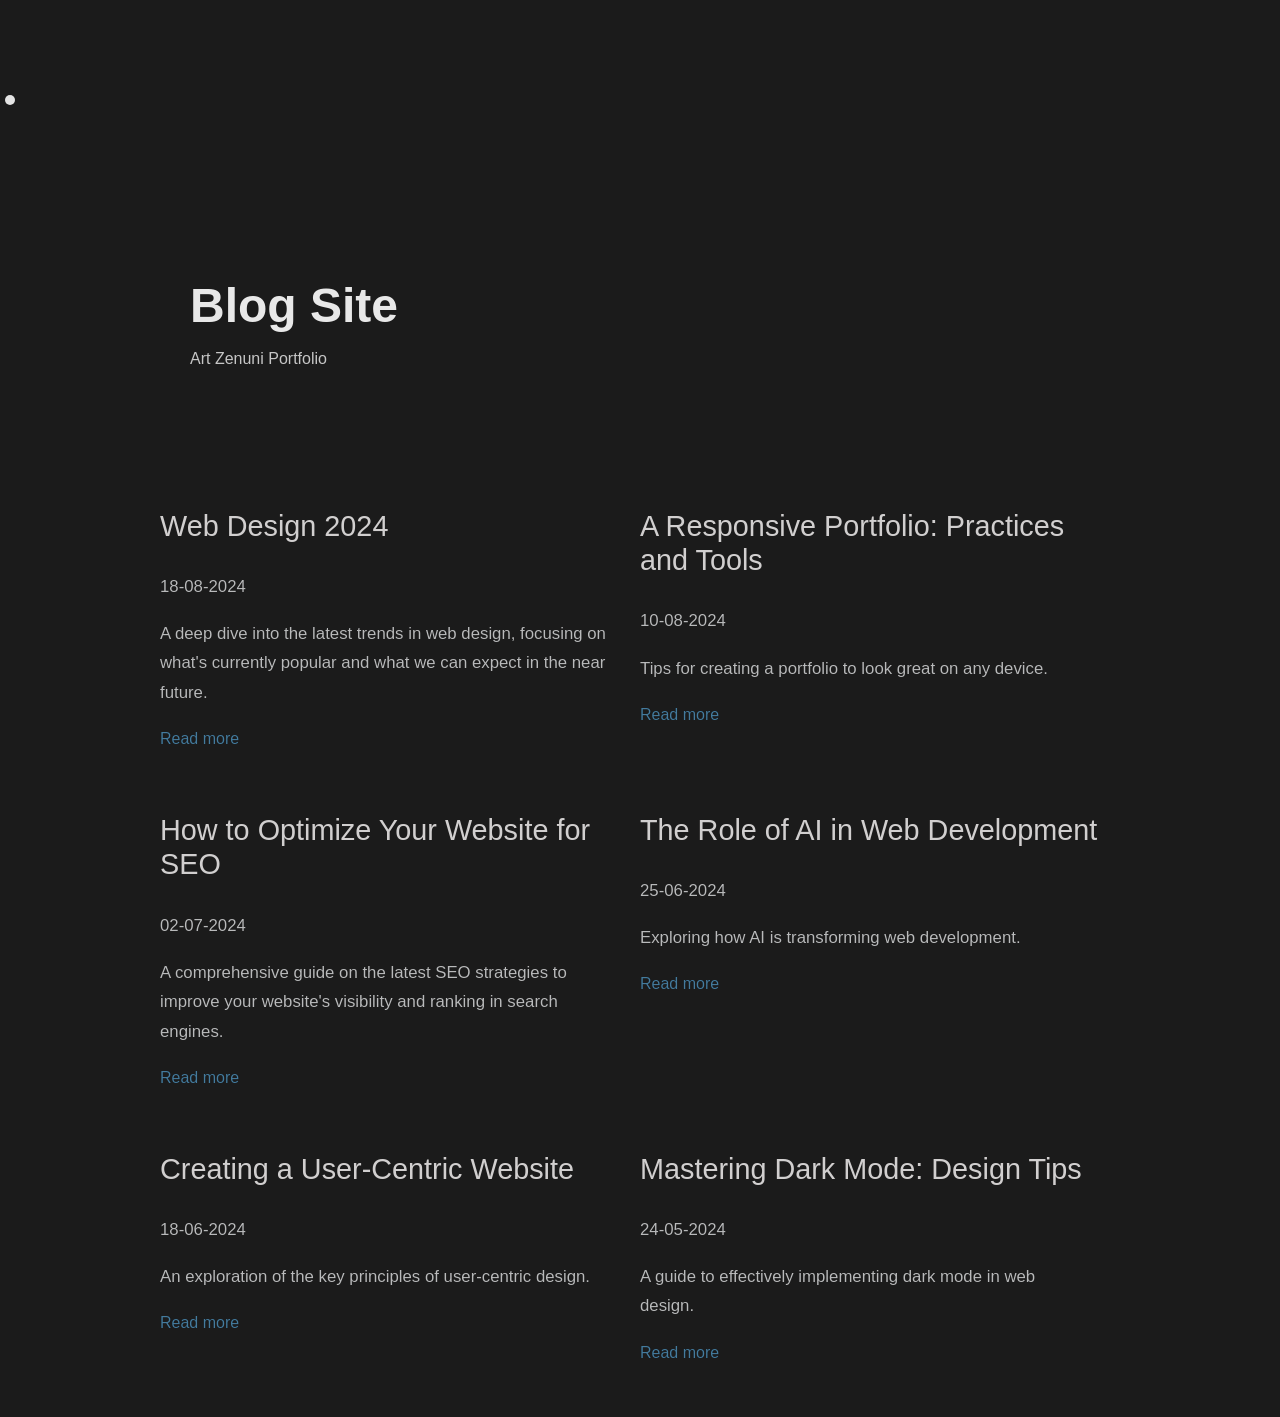
<file: projects/blog-platform/index.html>
<!DOCTYPE html>
<html>

<head>
    <meta charset="UTF-8">
    <title>Blog Site</title>
    <link rel="icon" type="image/png" href="cur.png" />
    <meta charset="UTF-8">
    <meta name="viewport" content="width=device-width, initial-scale=1">
    <link href="https://cdn.jsdelivr.net/npm/bootstrap@5.3.0/dist/css/bootstrap.min.css" rel="stylesheet">

    <link rel="stylesheet" href="./styles/style.css">
</head>

<body>
    <article>
        <header >
		<div class="upper-header">
			<div class="date-since">
				<p><span class="date-value" id="sinceData"></span></p>
				<svg xmlns="http://www.w3.org/2000/svg" viewBox="0 0 30 30" style="display: none;">
					<path class="d" d="M15,0C6.75,0,0,6.75,0,15s6.75,15,15,15,15-6.75,15-15S23.25,0,15,0Zm7.35,16.65h-7.35c-.83,0-1.5-.67-1.5-1.5V7.8c0-.9,.6-1.5,1.5-1.5s1.5,.6,1.5,1.5v5.85h5.85c.9,0,1.5,.6,1.5,1.5s-.6,1.5-1.5,1.5Z" />
				</svg>
			</div>
		</div>
		<div class="lower-header">
			<h1 class="title">Blog Site</h1>
            <p>Art Zenuni Portfolio</p>
		</div>
	</header>

        <main>
            <section class="main-article">
                <section class="summary" id="blog-list" style="box-shadow: 0 0 0 0px #f2f2f2; padding: 20px 20px 0px 20px;">
                </section>
            </section>
        </main>
    </article>
    
    <div class="inner-cursor"></div>
    <script src="./scripts/script.js"></script>
</body>

</html>
</file>
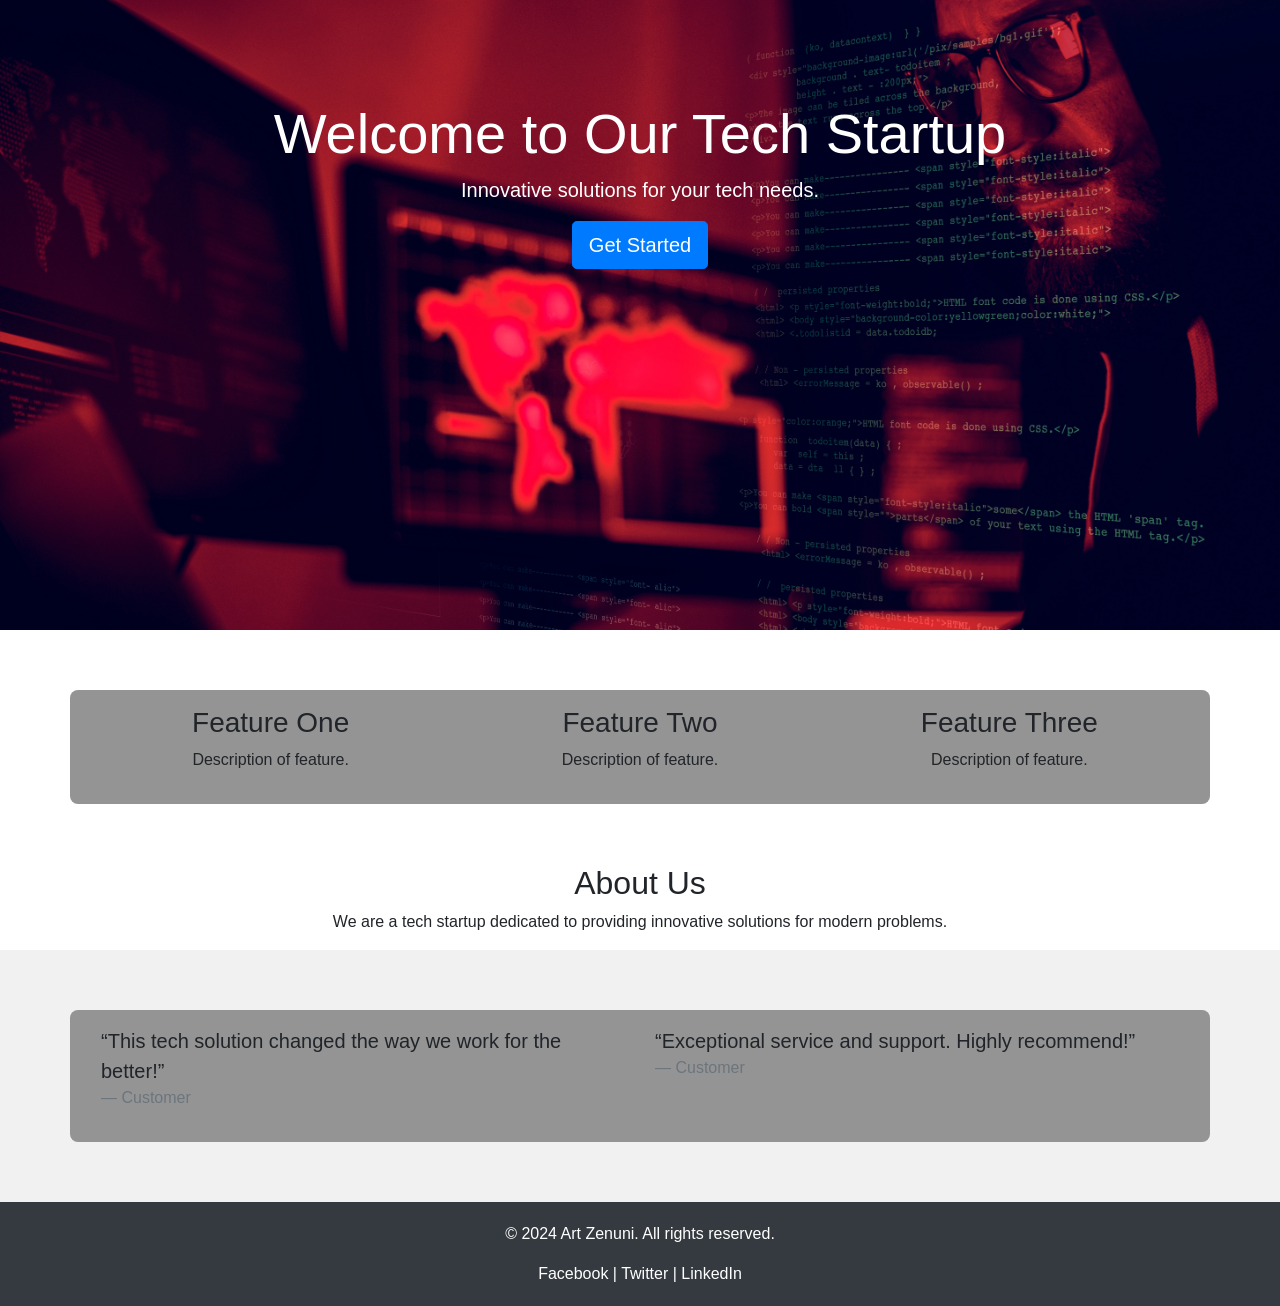
<file: projects/bootstrap/index.html>
<!DOCTYPE html>
<html lang="en">
<head>
  <meta charset="UTF-8">
  <meta name="viewport" content="width=device-width, initial-scale=1.0">
  <title>Tech Startup Landing Page</title>
  <link rel="stylesheet" href="./styles/css.css">
  <link href="https://stackpath.bootstrapcdn.com/bootstrap/4.5.2/css/bootstrap.min.css" rel="stylesheet">
</head>
<body>

  <!-- Hero Section -->
  <section class="hero">
    <div class="container">
      <h1 class="display-4">Welcome to Our Tech Startup</h1>
      <p class="lead">Innovative solutions for your tech needs.</p>
      <a href="#contact" class="btn btn-primary btn-lg">Get Started</a>
    </div>
  </section>

  <!-- Features Section -->
  <section class="features">
    <div class="container">
      <div class="row">
        <div class="col-md-4">
          <h3>Feature One</h3>
          <p>Description of feature.</p>
        </div>
        <div class="col-md-4">
          <h3>Feature Two</h3>
          <p>Description of feature.</p>
        </div>
        <div class="col-md-4">
          <h3>Feature Three</h3>
          <p>Description of feature.</p>
        </div>
      </div>
    </div>
  </section>

  <!-- About Section -->
  <section class="about text-center">
    <div class="container">
      <h2>About Us</h2>
      <p>We are a tech startup dedicated to providing innovative solutions for modern problems.</p>
    </div>
  </section>

  <!-- Testimonials Section -->
  <section class="testimonial">
    <div class="container">
      <div class="row">
        <div class="col-md-6">
          <blockquote class="blockquote">
            <p class="mb-0">“This tech solution changed the way we work for the better!”</p>
            <footer class="blockquote-footer">Customer</footer>
          </blockquote>
        </div>
        <div class="col-md-6">
          <blockquote class="blockquote">
            <p class="mb-0">“Exceptional service and support. Highly recommend!”</p>
            <footer class="blockquote-footer">Customer</footer>
          </blockquote>
        </div>
      </div>
    </div>
  </section>

  <!-- Footer -->
  <footer class="footer text-center">
    <div class="container">
      <p>&copy; 2024 Art Zenuni. All rights reserved.</p>
      <a href="https://facebook.com" class="text-white">Facebook</a> |
      <a href="https://twitter.com" class="text-white">Twitter</a> |
      <a href="https://linkedin.com" class="text-white">LinkedIn</a>
    </div>
  </footer>

  <!-- Bootstrap JS and dependencies -->
  <script src="https://code.jquery.com/jquery-3.5.1.slim.min.js"></script>
  <script src="https://cdn.jsdelivr.net/npm/@popperjs/core@2.9.3/dist/umd/popper.min.js"></script>
  <script src="https://stackpath.bootstrapcdn.com/bootstrap/4.5.2/js/bootstrap.min.js"></script>
</body>
</html>
</file>
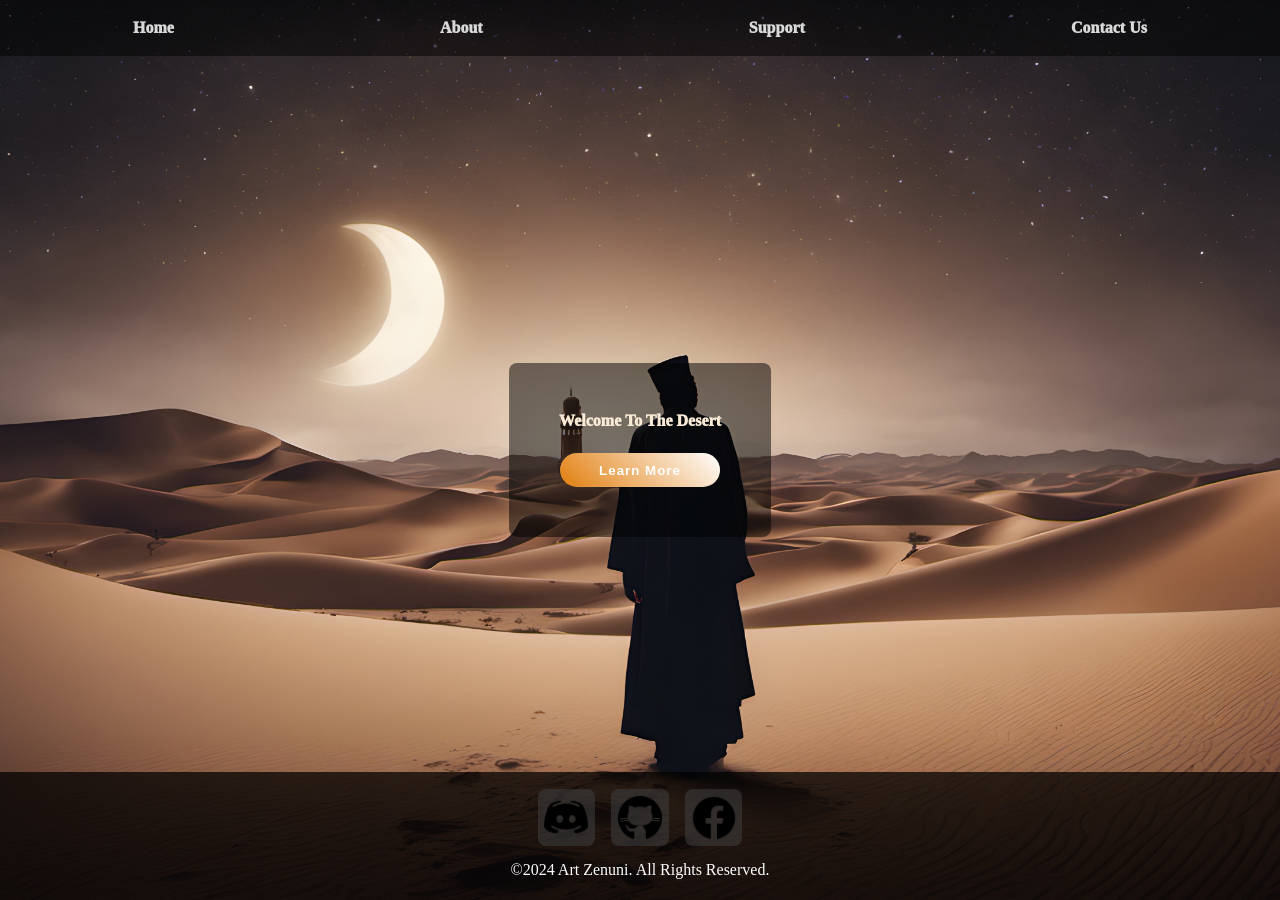
<file: projects/desert_page/index.html>
<!DOCTYPE html>
<html lang="en">
<head>
    <meta charset="UTF-8">
    <meta name="viewport" content="width=device-width, initial-scale=1.0">
    <title>Document</title>
    <link rel="stylesheet" href="./styles/modernahh.css">
</head>
<body>
    <div class="imgcontainer">
    <header>
        <nav>
            <div class="navbar">
                <ul>
                    <li><a href="">Home</a></li>
                    <li><a href="">About</a></li>
                    <li><a href="">Support</a></li>
                    <li><a href="">Contact Us</a></li>
                </ul>
            </div>
        </nav>
    </header>

    <main>
        <h1 class="hero">Welcome To The Desert</h1>
        <a href="./Durrani/DURRANI 6.html"><button>Learn More</button></a>


    </main>

    <footer>
        <div class="socialpanel">
            
            <img src="./Img/disc.png" alt="" class="social_1">
            <img src="./Img/git.png" alt="" class="social_2">
            <img src="./Img/icons8-facebook-50.png" alt="" class="social_3">
        </div>
        <div class="copyright">
            &copy;2024 Art Zenuni. All Rights Reserved.
        </div>


    </footer>
</div>

</body>
</html>
</file>
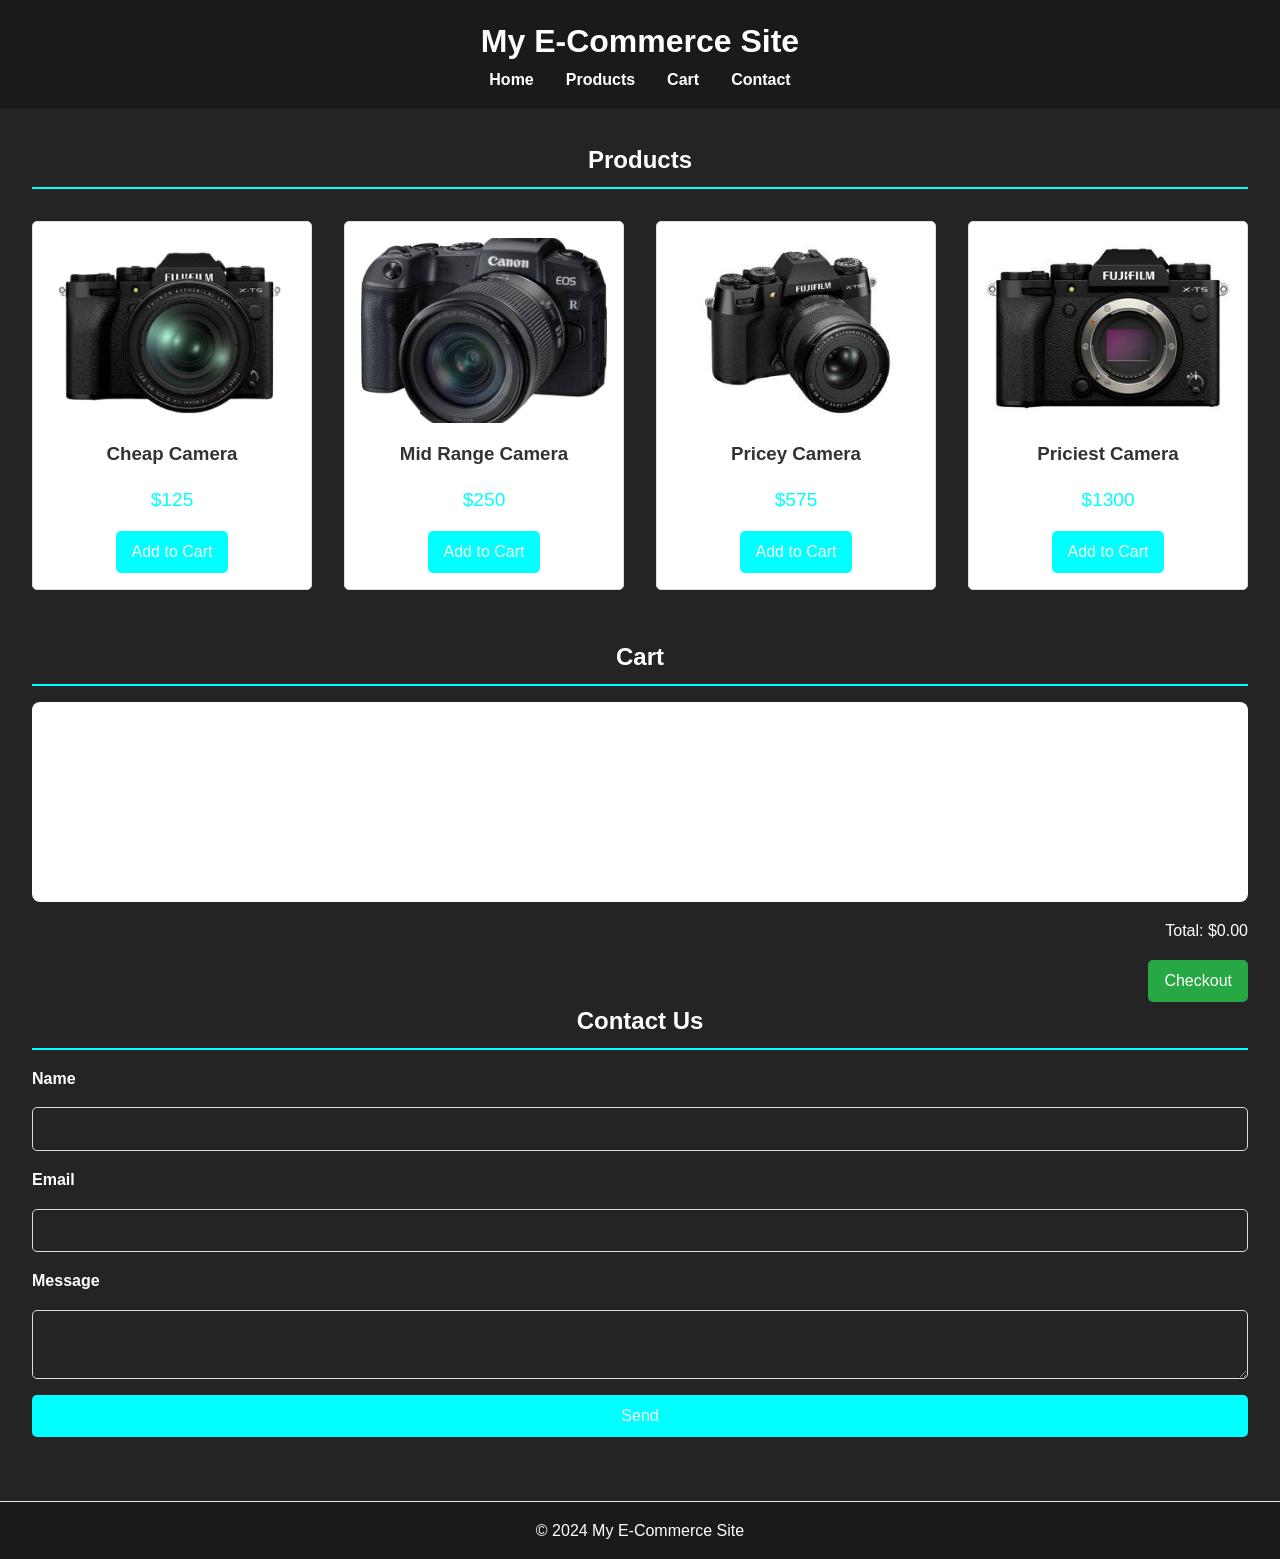
<file: projects/e-commerce/index.html>
<!DOCTYPE html>
<html lang="en">
<head>
    <meta charset="UTF-8">
    <meta name="viewport" content="width=device-width, initial-scale=1.0">
    <title>E-Commerce Site</title>
    <link rel="stylesheet" href="./styles/reset.css">
    <link rel="stylesheet" href="./styles/style.css">
</head>
<body>
    <header>
        <h1>My E-Commerce Site</h1>
        <nav>
            <ul>
                <li><a href="#Home">Home</a></li>
                <li><a href="#products">Products</a></li>
                <li><a href="#cart">Cart</a></li>
                <li><a href="#contact">Contact</a></li>
            </ul>
        </nav>
    </header>
    <main>
        <section id="products">
            <h2>Products</h2>
            <div class="product-list"></div>
        </section>
        <section id="cart">
            <h2>Cart</h2>
            <div class="cart-items"></div>
            <div class="cart-total">
                <p>Total: $<span id="total-price">0</span></p>
                <button id="checkout">Checkout</button>
            </div>
        </section>
        <section id="contact">
            <h2>Contact Us</h2>
            <form>
                <label for="name">Name</label>
                <input type="text" id="name" name="name" required>
                <label for="email">Email</label>
                <input type="email" id="email" name="email" required>
                <label for="message">Message</label>
                <textarea id="message" name="message" required></textarea>
                <button type="submit">Send</button>
            </form>
        </section>
    </main>
    <footer>
        <p>&copy; 2024 My E-Commerce Site</p>
    </footer>
    <script src="./scripts/app.js"></script>
</body>
</html>
</file>
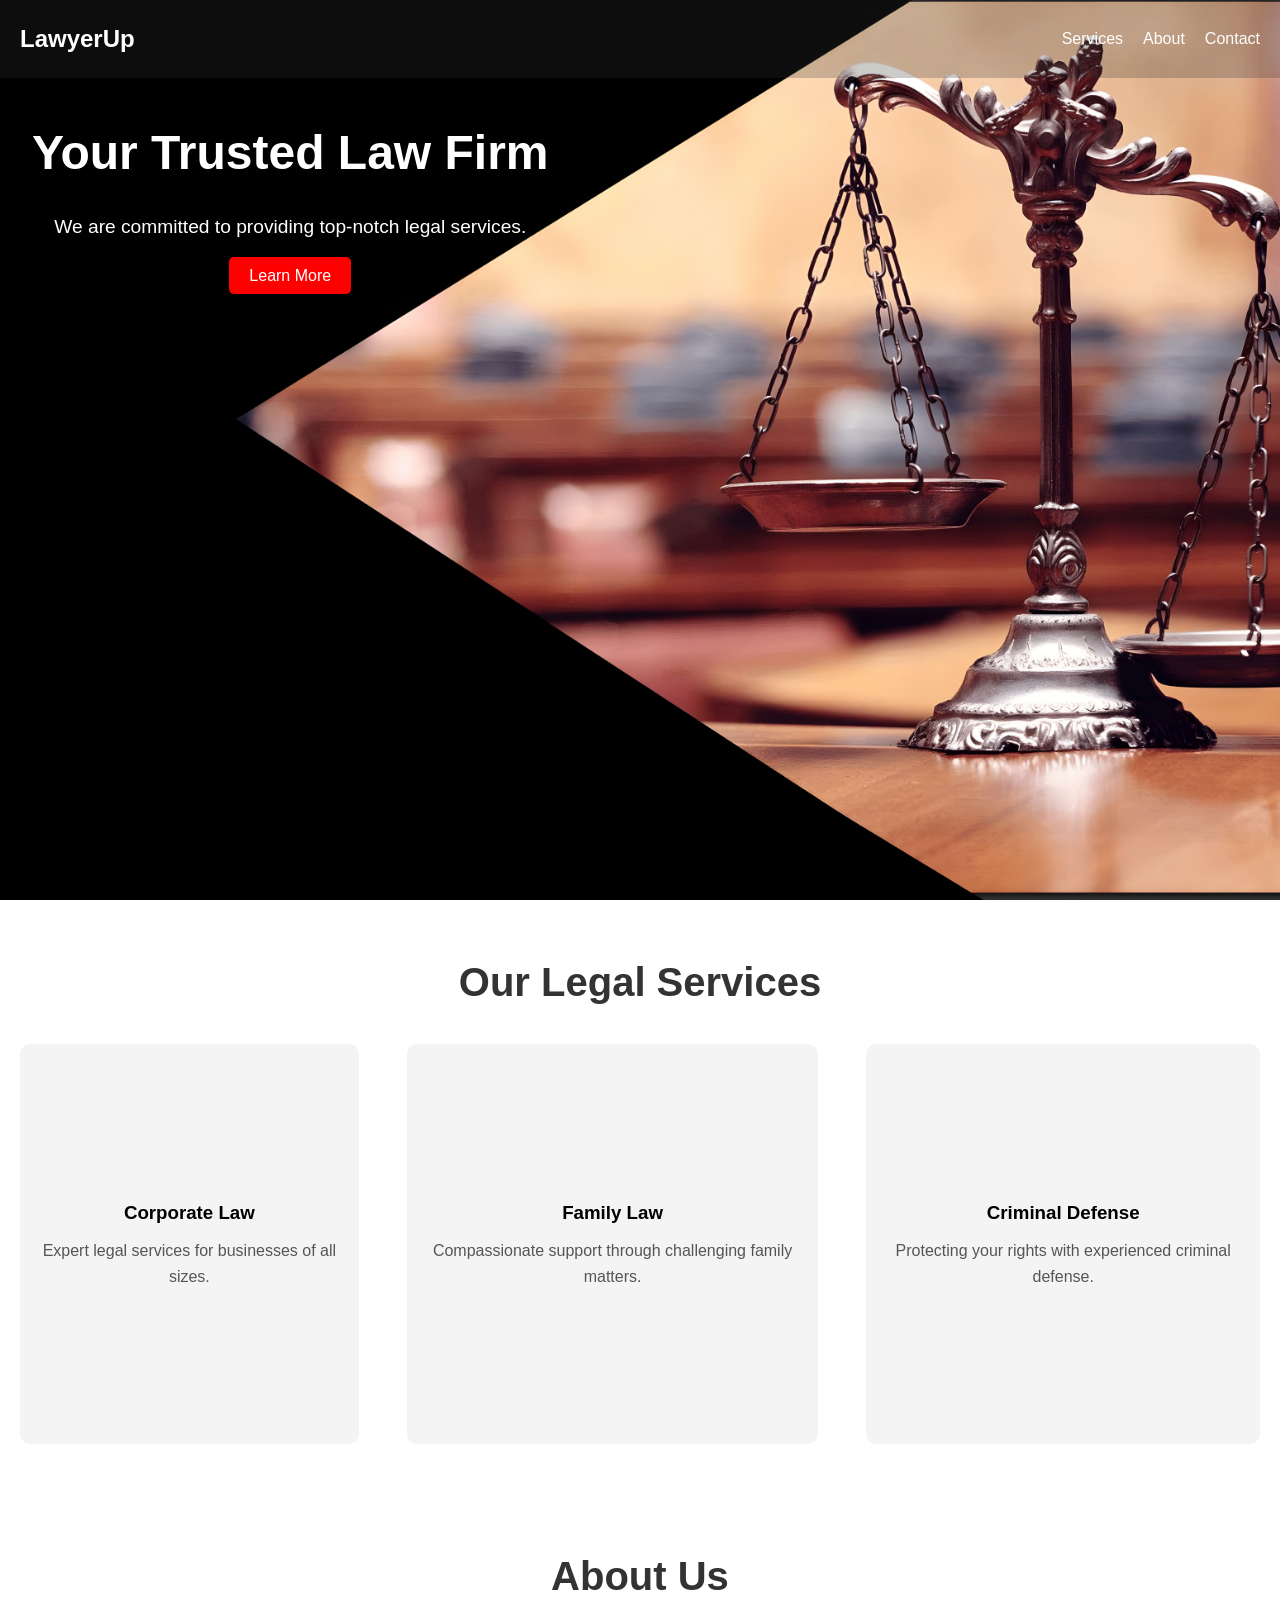
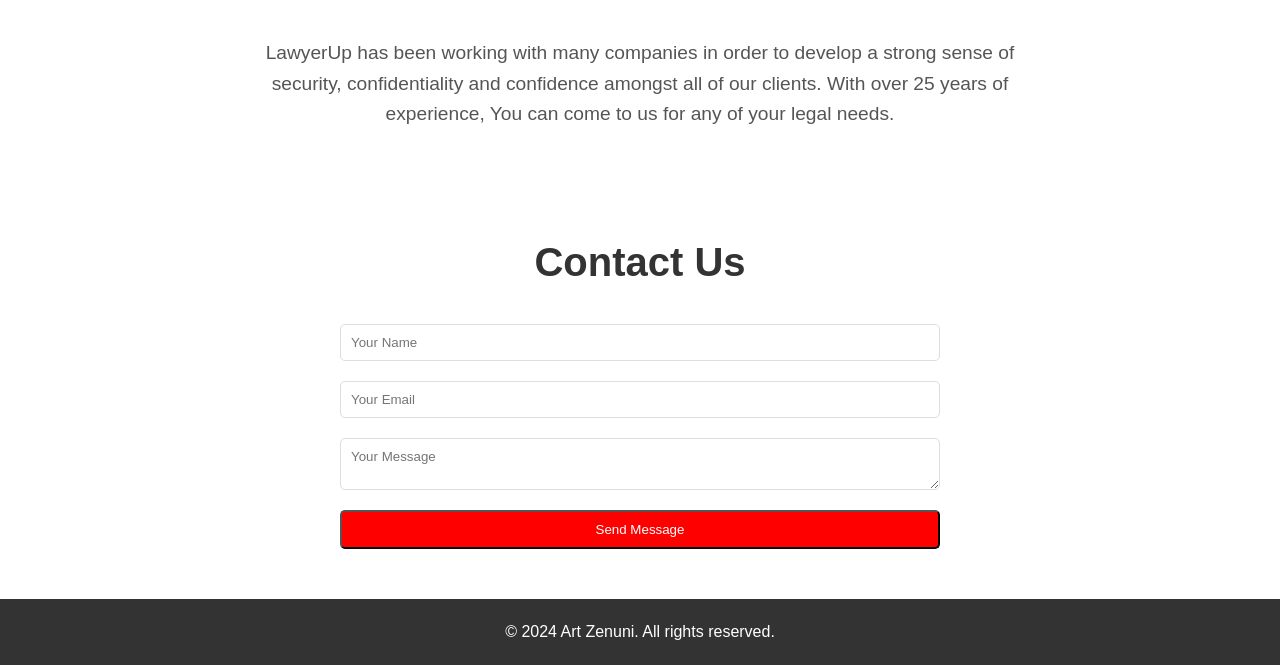
<file: projects/law-firm-page/index.html>
<!DOCTYPE html>
<html lang="en">
<head>
    <meta charset="UTF-8">
    <meta name="viewport" content="width=device-width, initial-scale=1.0">
    <title>Roofing Company</title>
    <link rel="stylesheet" href="./styles/styles.css">
</head>
<body>
    <header class="hero">
        <nav class="navbar">
            <h1 class="logo">LawyerUp</h1>
            <div class="menu-icon" id="menu-icon">
                <div class="bar bar1"></div>
                <div class="bar bar2"></div>
                <div class="bar bar3"></div>
            </div>
            <ul class="nav-links" id="nav-links">
                <li><a href="#services">Services</a></li>
                <li><a href="#about">About</a></li>
                <li><a href="#contact">Contact</a></li>
            </ul>
        </nav>
        <div class="hero-content">
            <h2>Your Trusted Law Firm</h2>
            <p>We are committed to providing top-notch legal services.</p>
            <a href="#contact" class="btn">Learn More</a>
        </div>
    </header>

    <section id="services" class="services">
        <h2>Our Legal Services</h2>
        <div class="service-cards">
            <div class="card">
                <h3>Corporate Law</h3>
                <p>Expert legal services for businesses of all sizes.</p>
            </div>
            <div class="card">
                <h3>Family Law</h3>
                <p>Compassionate support through challenging family matters.</p>
            </div>
            <div class="card">
                <h3>Criminal Defense</h3>
                <p>Protecting your rights with experienced criminal defense.</p>
            </div>
        </div>
    </section>

    <section id="about" class="about">
        <h2>About Us</h2>
        <p>LawyerUp has been working with many companies in order to develop a strong sense of security, confidentiality and confidence amongst all of our clients. With over 25 years of experience, You can come to us for any of your legal needs. </p>
    </section>

    <section id="contact" class="contact">
        <h2>Contact Us</h2>
        <form id="contactForm">
            <input type="text" id="name" placeholder="Your Name" required>
            <input type="email" id="email" placeholder="Your Email" required>
            <textarea id="message" placeholder="Your Message" required></textarea>
            <button type="submit" class="btn">Send Message</button>
        </form>
    </section>

    <footer class="footer">
        <p>&copy; 2024 Art Zenuni. All rights reserved.</p>
    </footer>

    <script src="./scripts/script.js"></script>
</body>
</html>
</file>
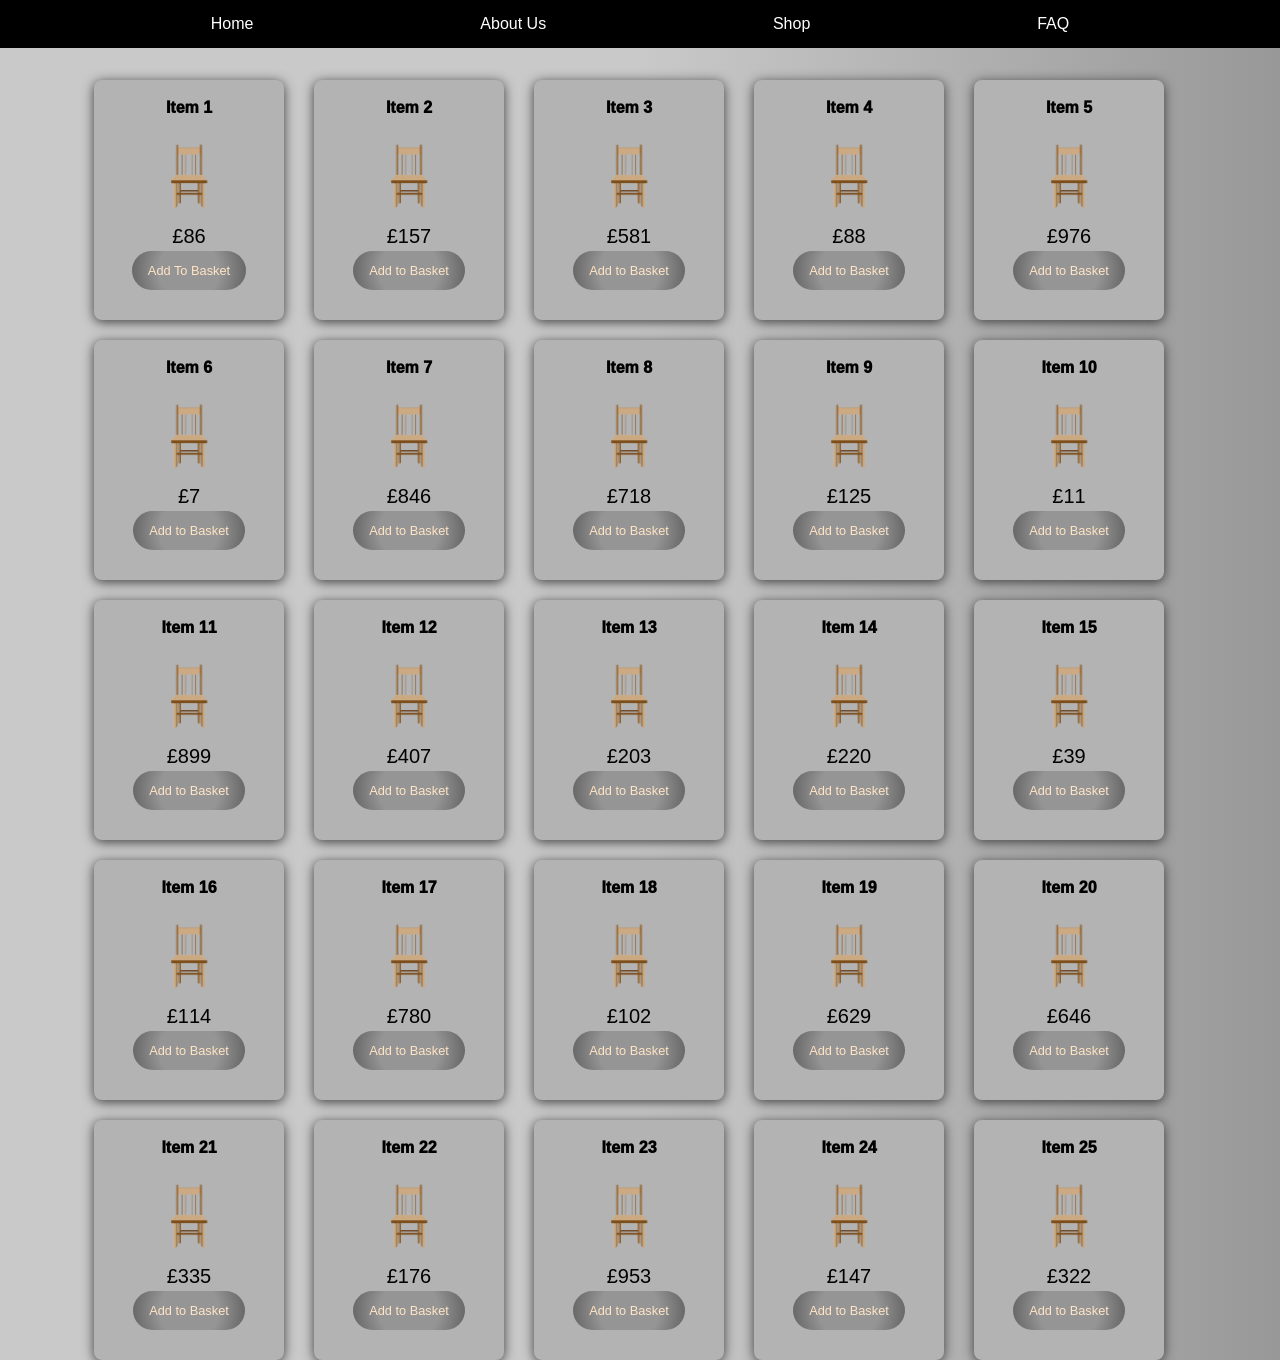
<file: projects/shopping_cards/index.html>
<!DOCTYPE html>
<html lang="en">
<head>
    <meta charset="UTF-8">
    <meta name="viewport" content="width=device-width, initial-scale=1.0">
    <title>Shopping Cart</title>
    <link rel="stylesheet" href="./styles/reset.css">
    <link rel="stylesheet" href="./styles/style.css">
</head>
<body>

    <header>
        <nav>
            <ul>
            <a href=""><li>Home</li></a>
            <a href=""><li>About Us</li></a>
            <a href=""><li>Shop</li></a>
            <a href=""><li>FAQ</li></a>
            </ul>
        </nav>
    </header>
    <main>
        <!--     div.container>div.panel*300>h3{Item $}+img[src="./chair.png"]+p.price+a[href="./Hero Img.html"]>p.btn{Add To Basket} -->
        <!-- div.container_div>div.item_$*3 -->

        <div class="seperator">
            <div class="container">
                <div class="panel">
                    <h3>Item 1</h3>
                    <img src="./chair.png" alt="">
                    <p class="price"></p>
                    <a href="">
                        <button> Add To Basket </button>
                    </a>
                </div>
                <div class="panel">
                    <h3>Item 2</h3>
                    <img src="./chair.png" alt="">
                    <p class="price"></p>
                    <a href="">
                        <button>Add to Basket</button>
                    </a>
                </div>
                <div class="panel">
                    <h3>Item 3</h3>
                    <img src="./chair.png" alt="">
                    <p class="price"></p>
                    <a href="">
                        <button>Add to Basket</button>
                    </a>
                </div>
                <div class="panel">
                    <h3>Item 4</h3>
                    <img src="./chair.png" alt="">
                    <p class="price"></p>
                    <a href="">
                        <button>Add to Basket</button>
                    </a>
                </div>
                <div class="panel">
                    <h3>Item 5</h3>
                    <img src="./chair.png" alt="">
                    <p class="price"></p>
                    <a href="">
                        <button>Add to Basket</button>
                    </a>
                </div>
                <div class="panel">
                    <h3>Item 6</h3>
                    <img src="./chair.png" alt="">
                    <p class="price"></p>
                    <a href="">
                        <button>Add to Basket</button>
                    </a>
                </div>
                <div class="panel">
                    <h3>Item 7</h3>
                    <img src="./chair.png" alt="">
                    <p class="price"></p>
                    <a href="">
                        <button>Add to Basket</button>
                    </a>
                </div>
                <div class="panel">
                    <h3>Item 8</h3>
                    <img src="./chair.png" alt="">
                    <p class="price"></p>
                    <a href="">
                        <button>Add to Basket</button>
                    </a>
                </div>
                <div class="panel">
                    <h3>Item 9</h3>
                    <img src="./chair.png" alt="">
                    <p class="price"></p>
                    <a href="">
                        <button>Add to Basket</button>
                    </a>
                </div>
                <div class="panel">
                    <h3>Item 10</h3>
                    <img src="./chair.png" alt="">
                    <p class="price"></p>
                    <a href="">
                        <button>Add to Basket</button>
                    </a>
                </div>
                <div class="panel">
                    <h3>Item 11</h3>
                    <img src="./chair.png" alt="">
                    <p class="price"></p>
                    <a href="">
                        <button>Add to Basket</button>
                    </a>
                </div>
                <div class="panel">
                    <h3>Item 12</h3>
                    <img src="./chair.png" alt="">
                    <p class="price"></p>
                    <a href="">
                        <button>Add to Basket</button>
                    </a>
                </div>
                <div class="panel">
                    <h3>Item 13</h3>
                    <img src="./chair.png" alt="">
                    <p class="price"></p>
                    <a href="">
                        <button>Add to Basket</button>
                    </a>
                </div>
                <div class="panel">
                    <h3>Item 14</h3>
                    <img src="./chair.png" alt="">
                    <p class="price"></p>
                    <a href="">
                        <button>Add to Basket</button>
                    </a>
                </div>
                <div class="panel">
                    <h3>Item 15</h3>
                    <img src="./chair.png" alt="">
                    <p class="price"></p>
                    <a href="">
                        <button>Add to Basket</button>
                    </a>
                </div>
                <div class="panel">
                    <h3>Item 16</h3>
                    <img src="./chair.png" alt="">
                    <p class="price"></p>
                    <a href="">
                        <button>Add to Basket</button>
                    </a>
                </div>
                <div class="panel">
                    <h3>Item 17</h3>
                    <img src="./chair.png" alt="">
                    <p class="price"></p>
                    <a href="">
                        <button>Add to Basket</button>
                    </a>
                </div>
                <div class="panel">
                    <h3>Item 18</h3>
                    <img src="./chair.png" alt="">
                    <p class="price"></p>
                    <a href="">
                        <button>Add to Basket</button>
                    </a>
                </div>
                <div class="panel">
                    <h3>Item 19</h3>
                    <img src="./chair.png" alt="">
                    <p class="price"></p>
                    <a href="">
                        <button>Add to Basket</button>
                    </a>
                </div>
                <div class="panel">
                    <h3>Item 20</h3>
                    <img src="./chair.png" alt="">
                    <p class="price"></p>
                    <a href="">
                        <button>Add to Basket</button>
                    </a>
                </div>
                <div class="panel">
                    <h3>Item 21</h3>
                    <img src="./chair.png" alt="">
                    <p class="price"></p>
                    <a href="">
                        <button>Add to Basket</button>
                    </a>
                </div>
                <div class="panel">
                    <h3>Item 22</h3>
                    <img src="./chair.png" alt="">
                    <p class="price"></p>
                    <a href="">
                        <button>Add to Basket</button>
                    </a>
                </div>
                <div class="panel">
                    <h3>Item 23</h3>
                    <img src="./chair.png" alt="">
                    <p class="price"></p>
                    <a href="">
                        <button>Add to Basket</button>
                    </a>
                </div>
                <div class="panel">
                    <h3>Item 24</h3>
                    <img src="./chair.png" alt="">
                    <p class="price"></p>
                    <a href="">
                        <button>Add to Basket</button>
                    </a>
                </div>
                <div class="panel">
                    <h3>Item 25</h3>
                    <img src="./chair.png" alt="">
                    <p class="price"></p>
                    <a href="">
                        <button>Add to Basket</button>
                    </a>
                </div>
            </div>




    <script src="./scripts/random-price.js"></script>
</body>
</html>
</file>
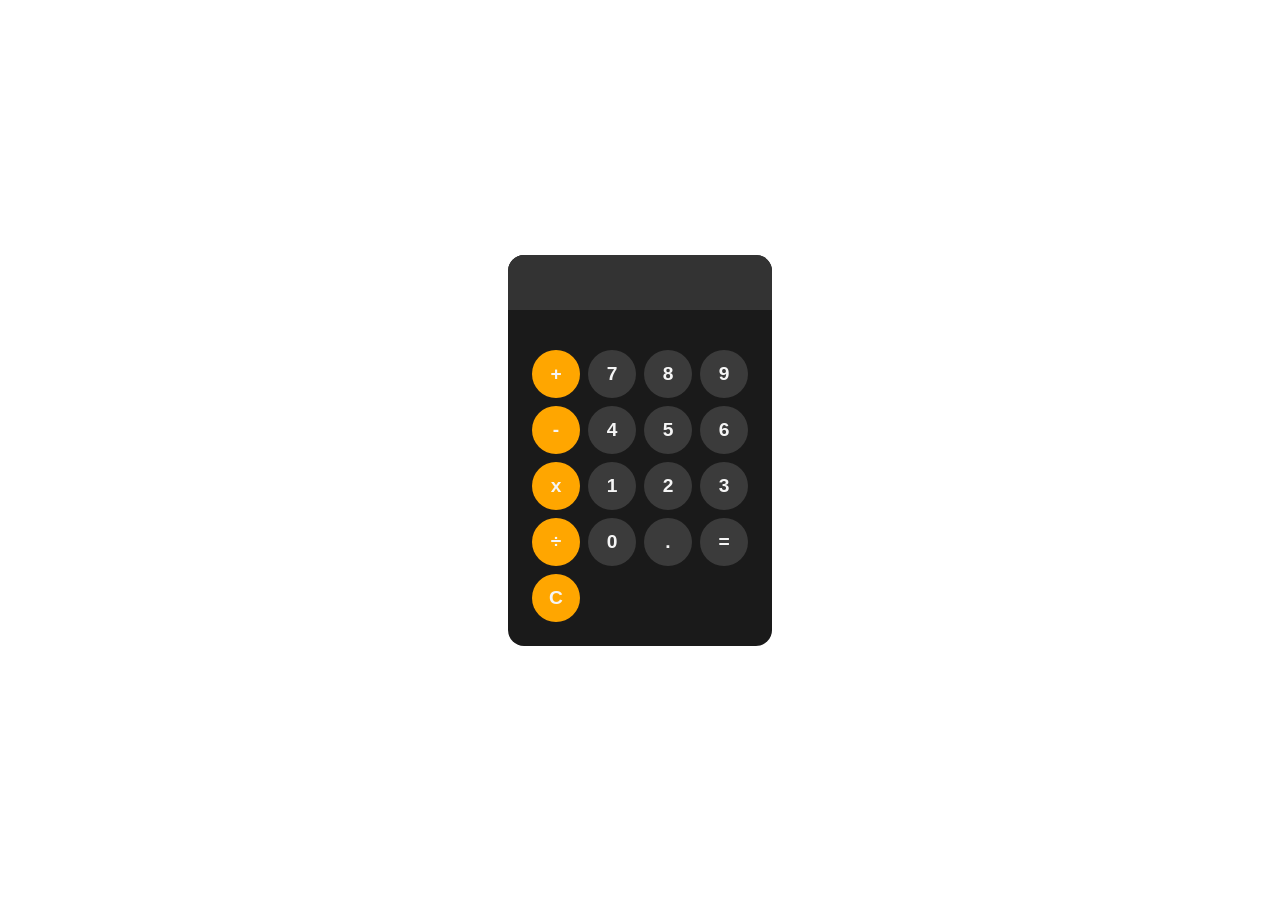
<file: weekly-project/week_01_calculator/index.html>
<!DOCTYPE html>
<html lang="en">
<head>
    <meta charset="UTF-8">
    <meta name="viewport" content="width=device-width, initial-scale=1.0">
    <title>Calculator</title>
    <link rel="stylesheet" href="./styles/reset.css">
    <link rel="stylesheet" href="./styles/calc.css">

</head>
<body>

    <div class="calculator">
        <input class="display" readonly>
        <div class="keys">
            <button onclick="appendToDisplay('+')" class="operator">+</button>
            <button onclick="appendToDisplay('7')">7</button>
            <button onclick="appendToDisplay('8')">8</button>
            <button onclick="appendToDisplay('9')">9</button>
            <button onclick="appendToDisplay('-')" class="operator">-</button>
            <button onclick="appendToDisplay('4')">4</button>
            <button onclick="appendToDisplay('5')">5</button>
            <button onclick="appendToDisplay('6')">6</button>
            <button onclick="appendToDisplay('*')" class="operator">x</button>
            <button onclick="appendToDisplay('1')">1</button>
            <button onclick="appendToDisplay('2')">2</button>
            <button onclick="appendToDisplay('3')">3</button>
            <button onclick="appendToDisplay('/')" class="operator">÷</button>
            <button onclick="appendToDisplay('0')">0</button>
            <button onclick="appendToDisplay('.')">.</button>
            <button onclick="calculate()">=</button>
            <button onclick="clearDisplay()" class="operator">C</button>
        
        </div>
    </div>
    <script src="./js/Index.js"></script>
</body>
</html>
</file>
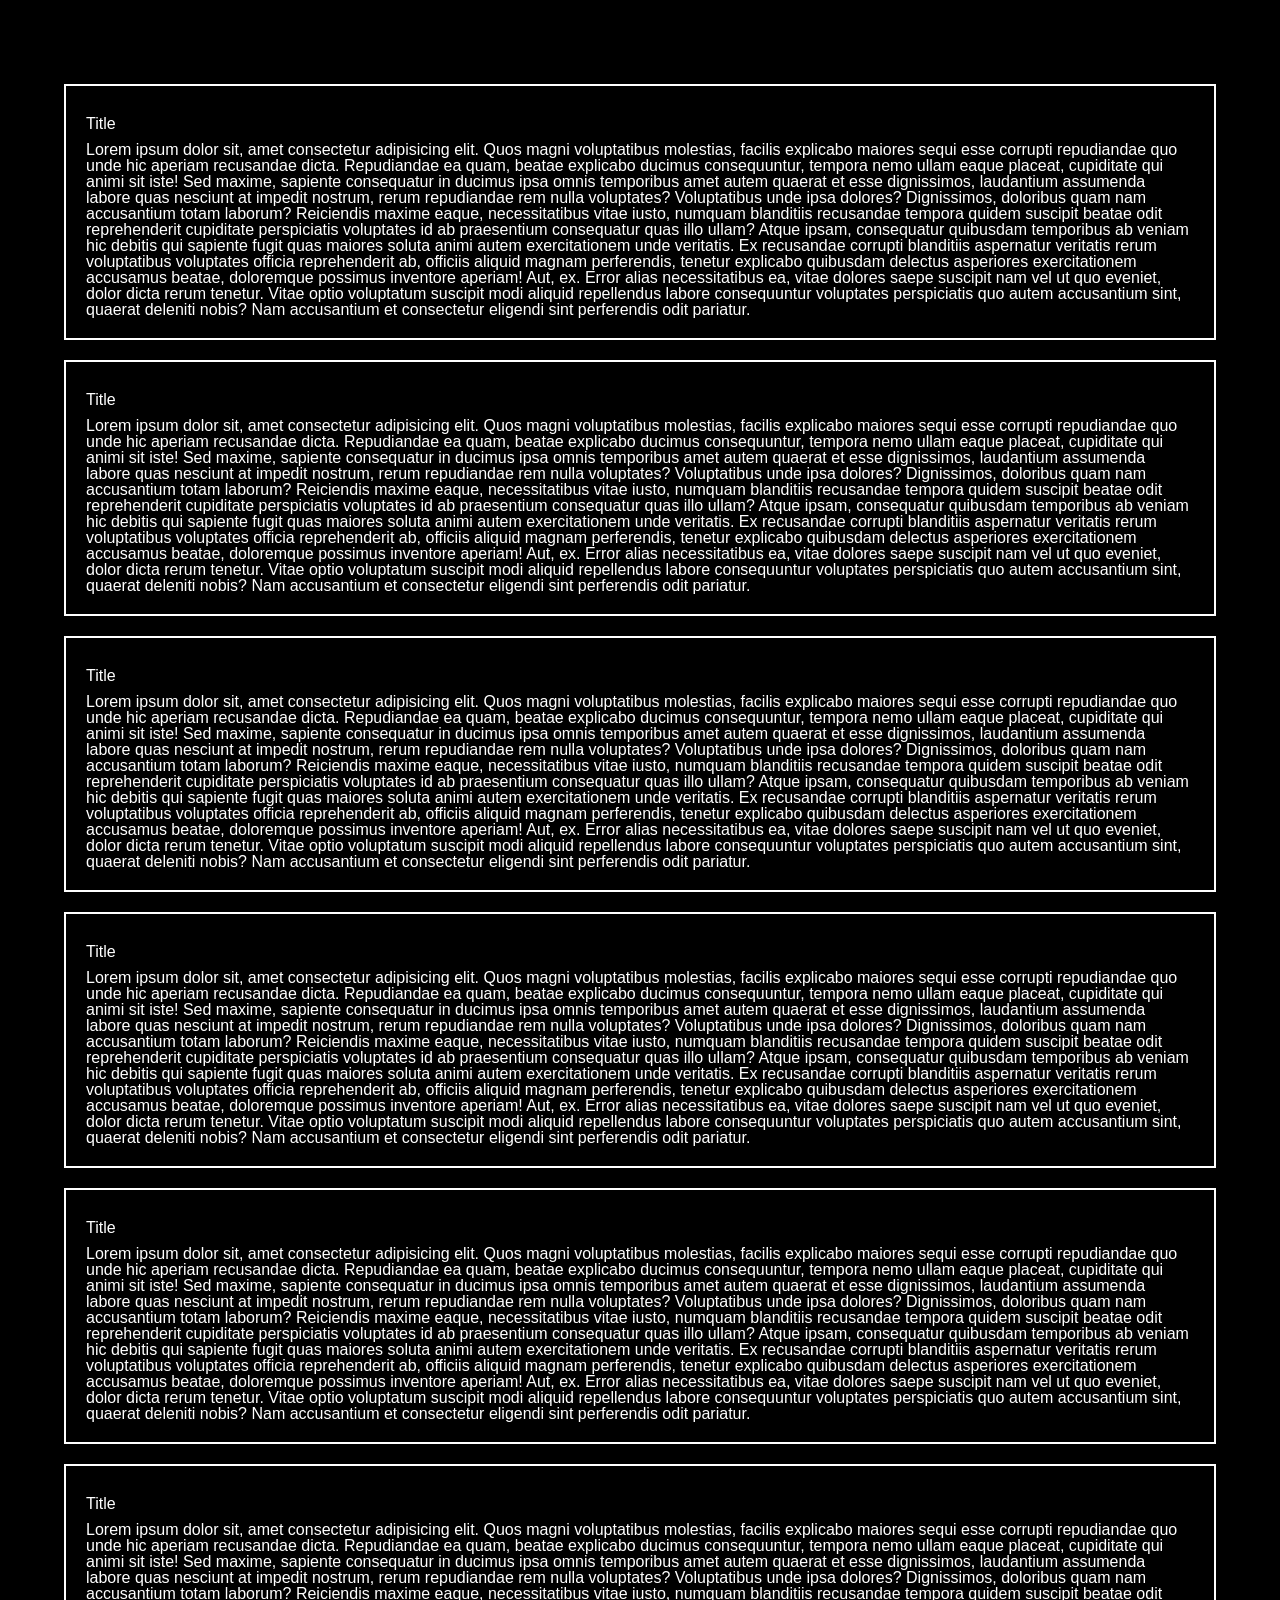
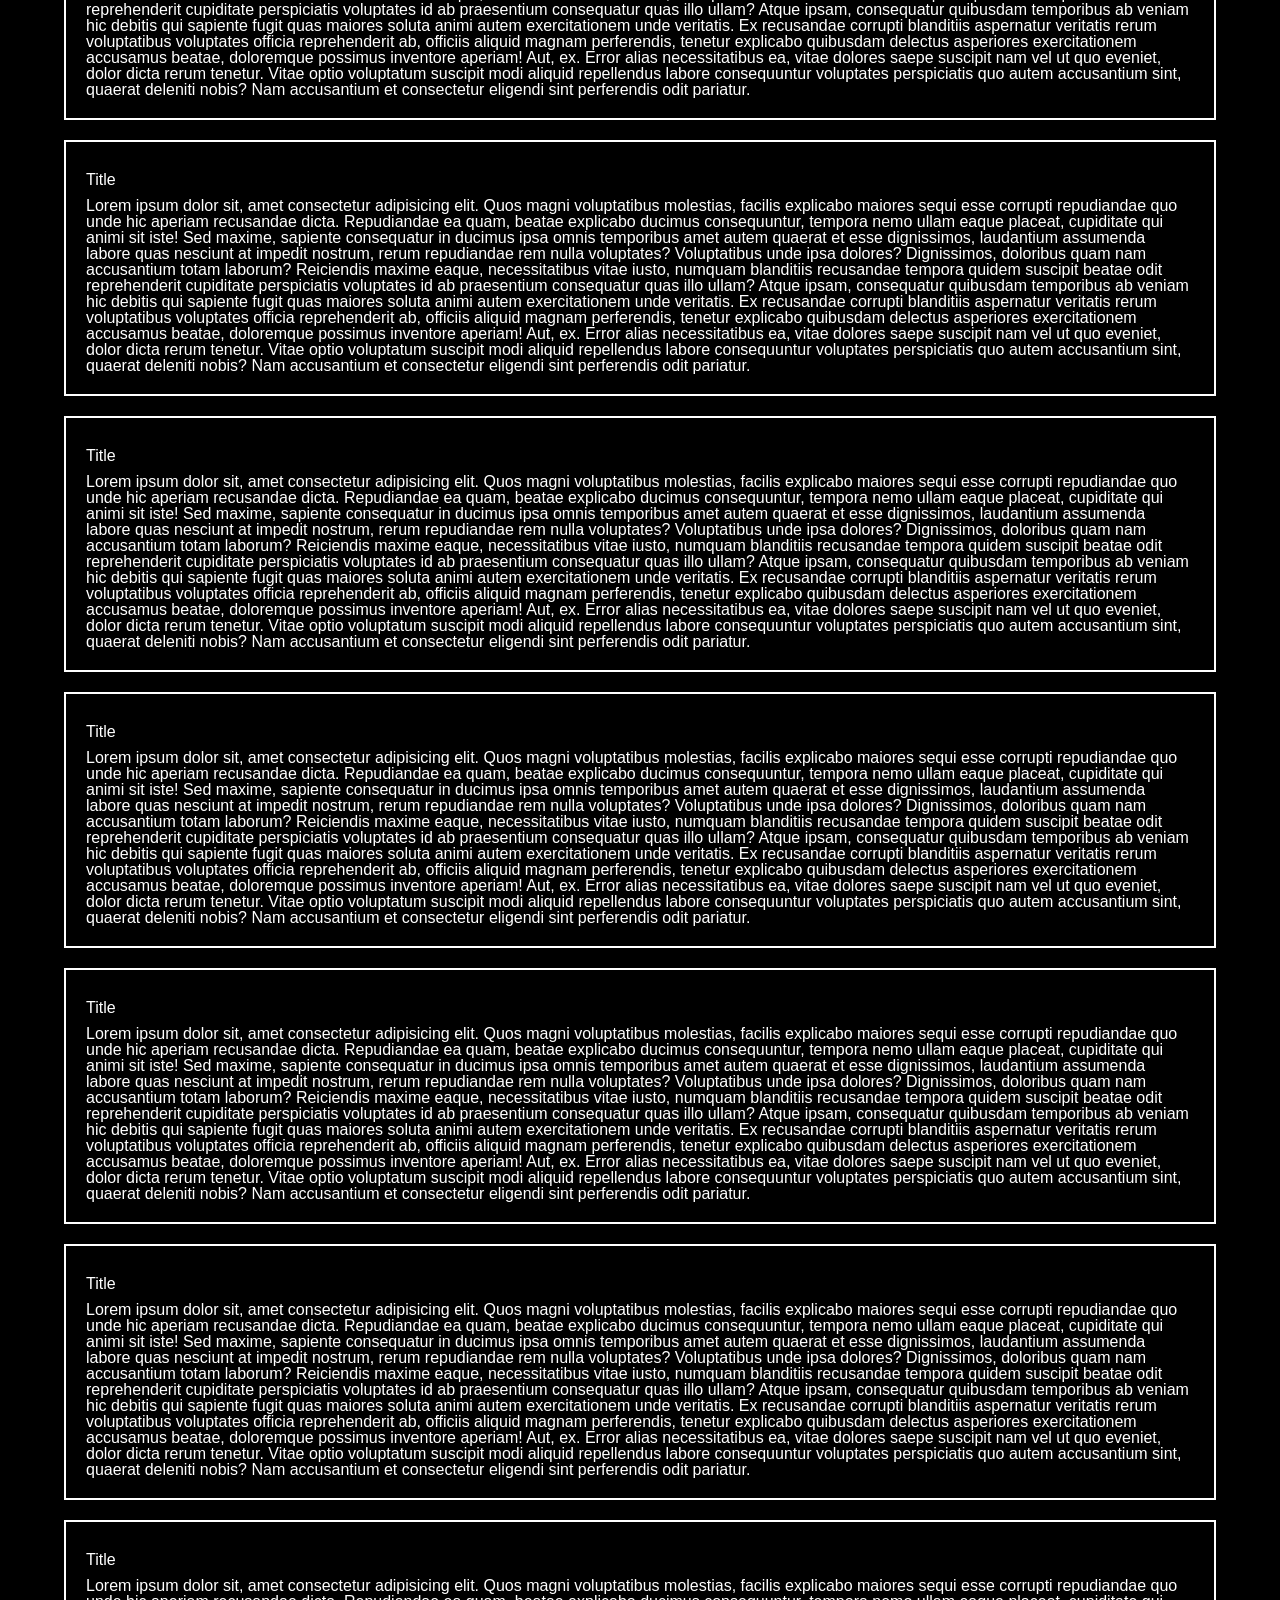
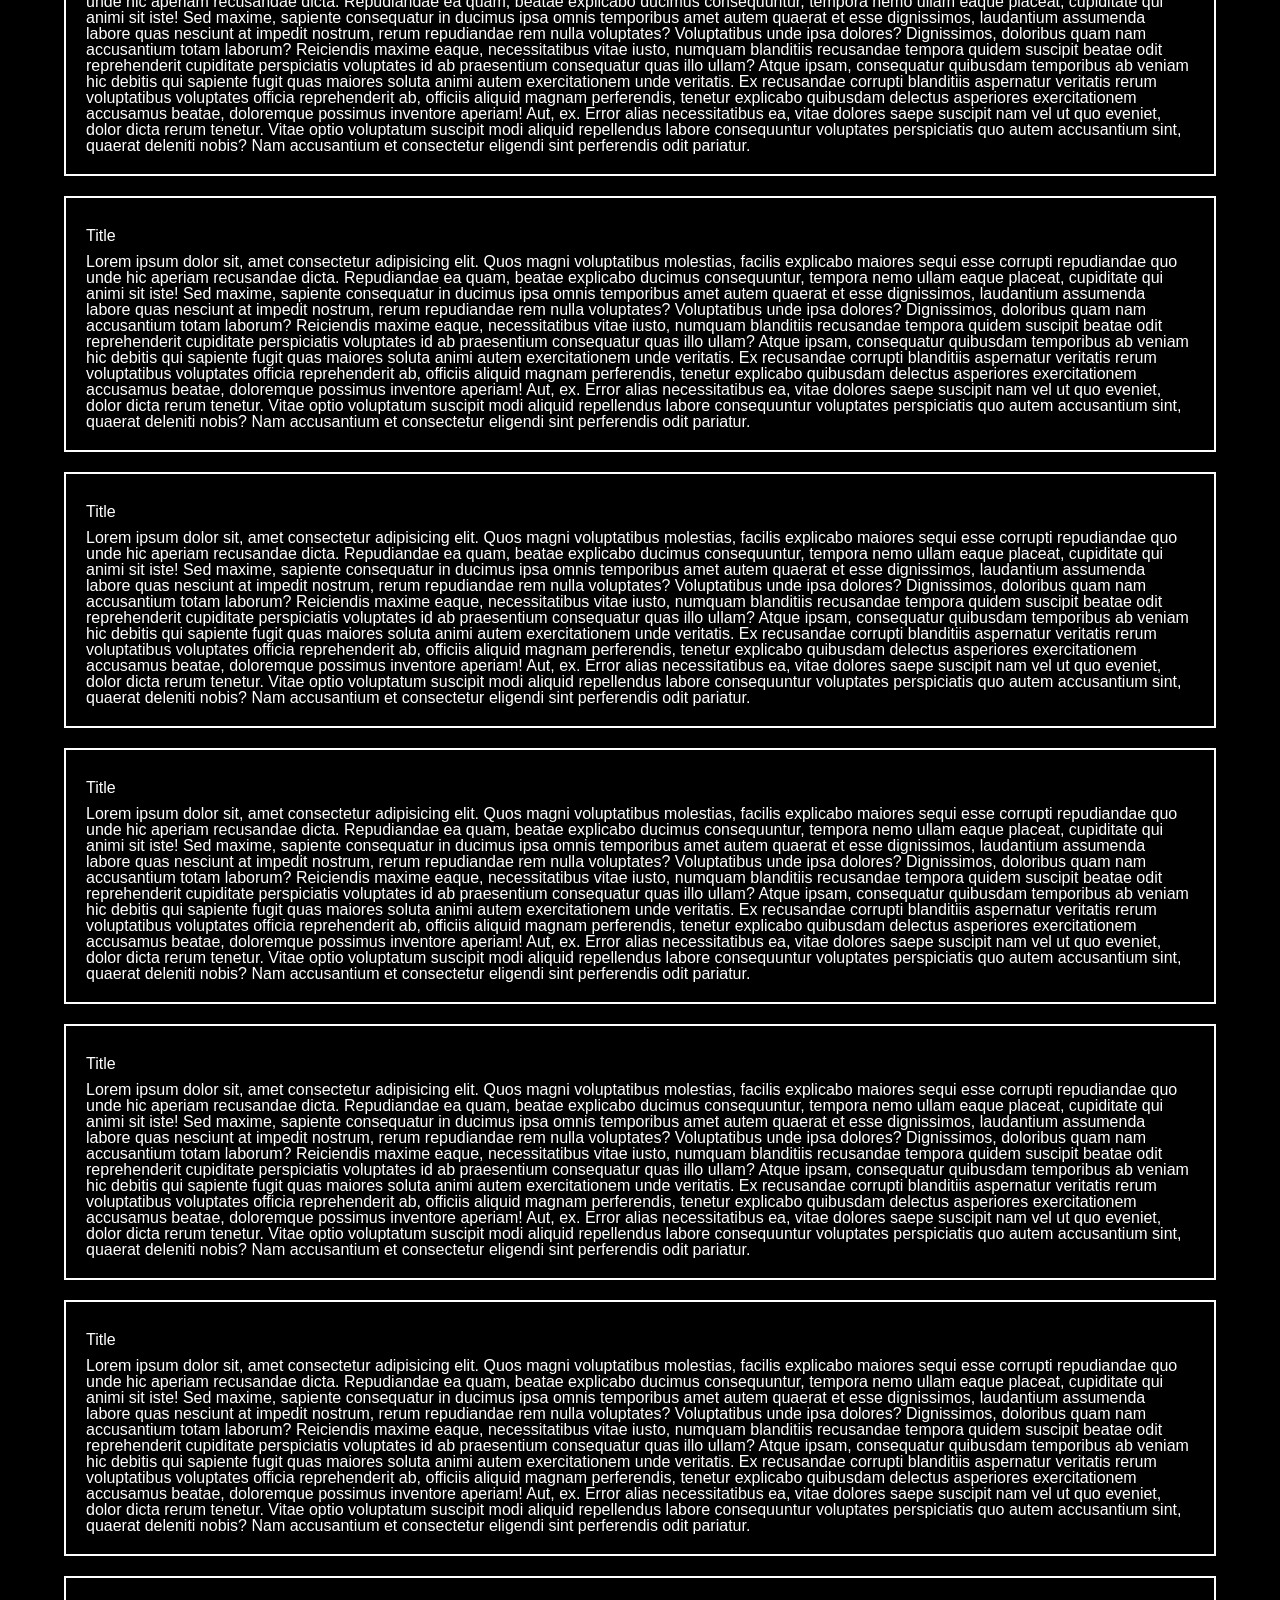
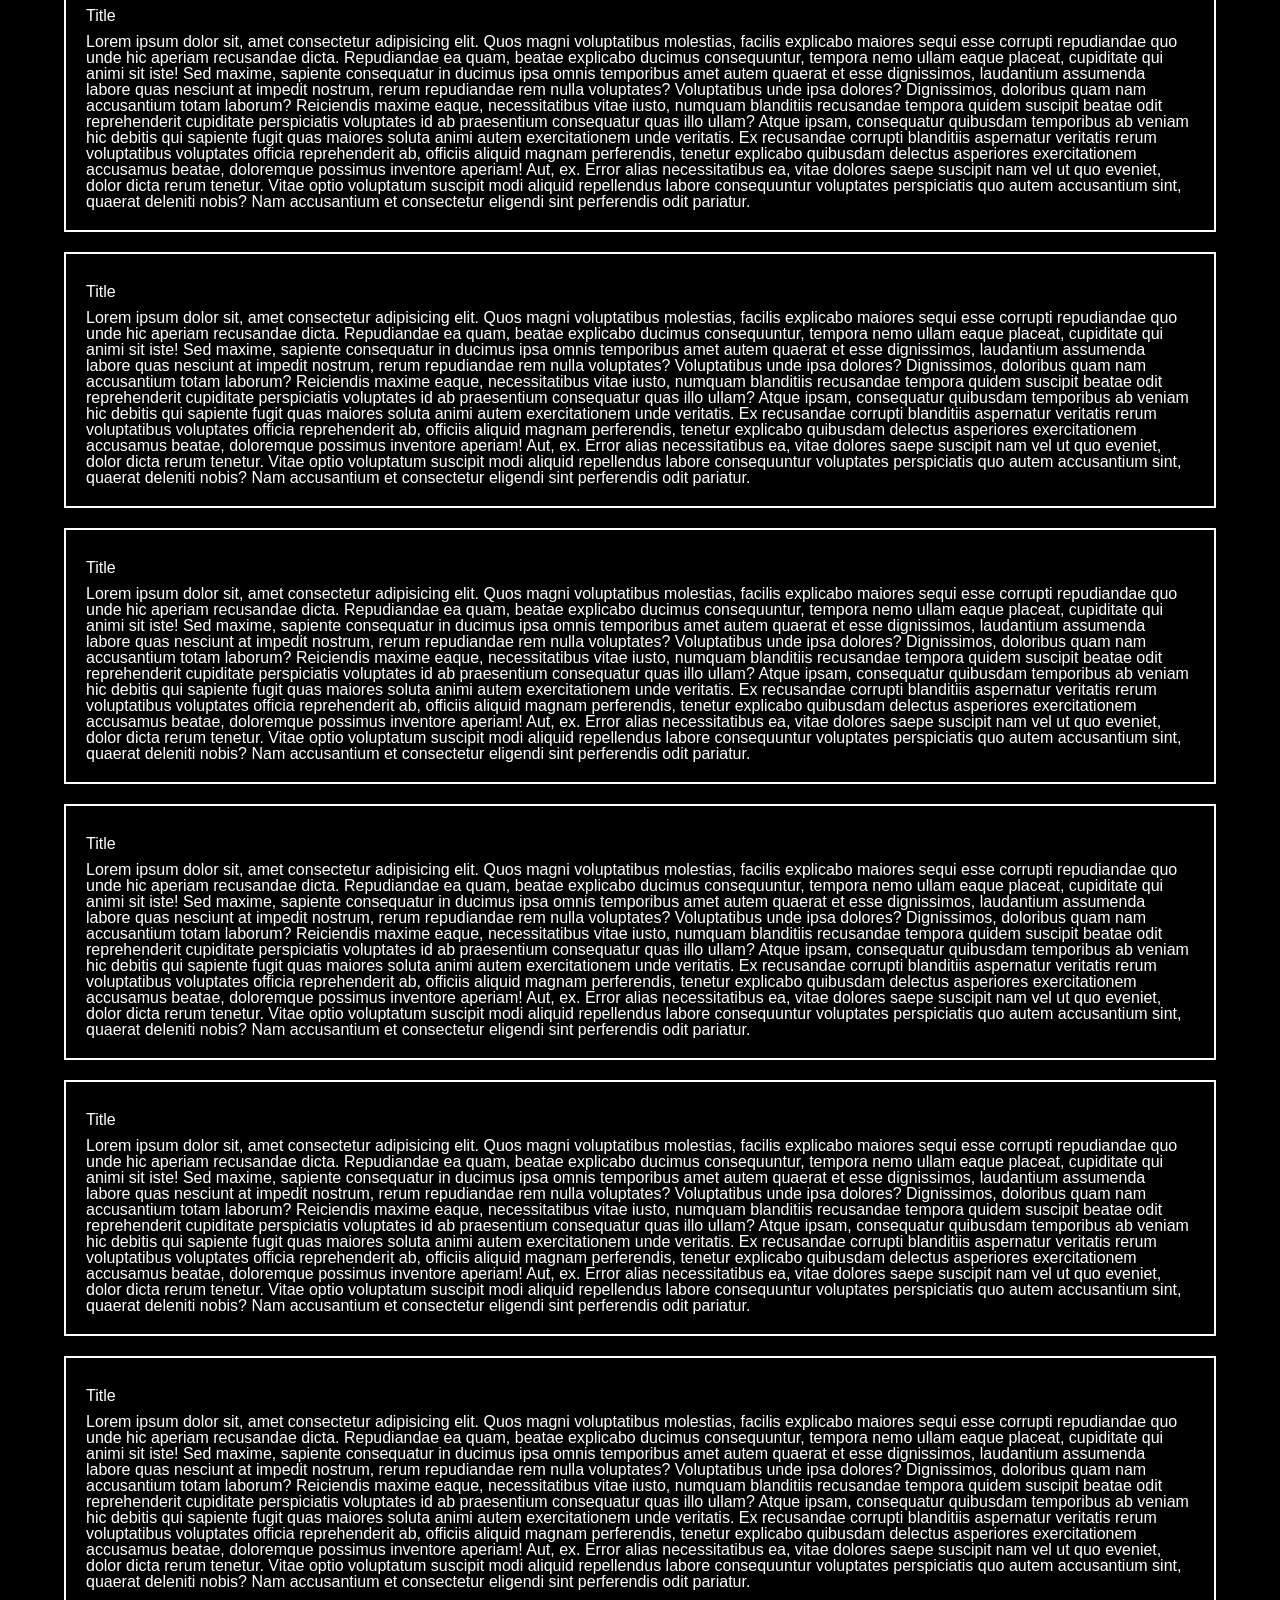
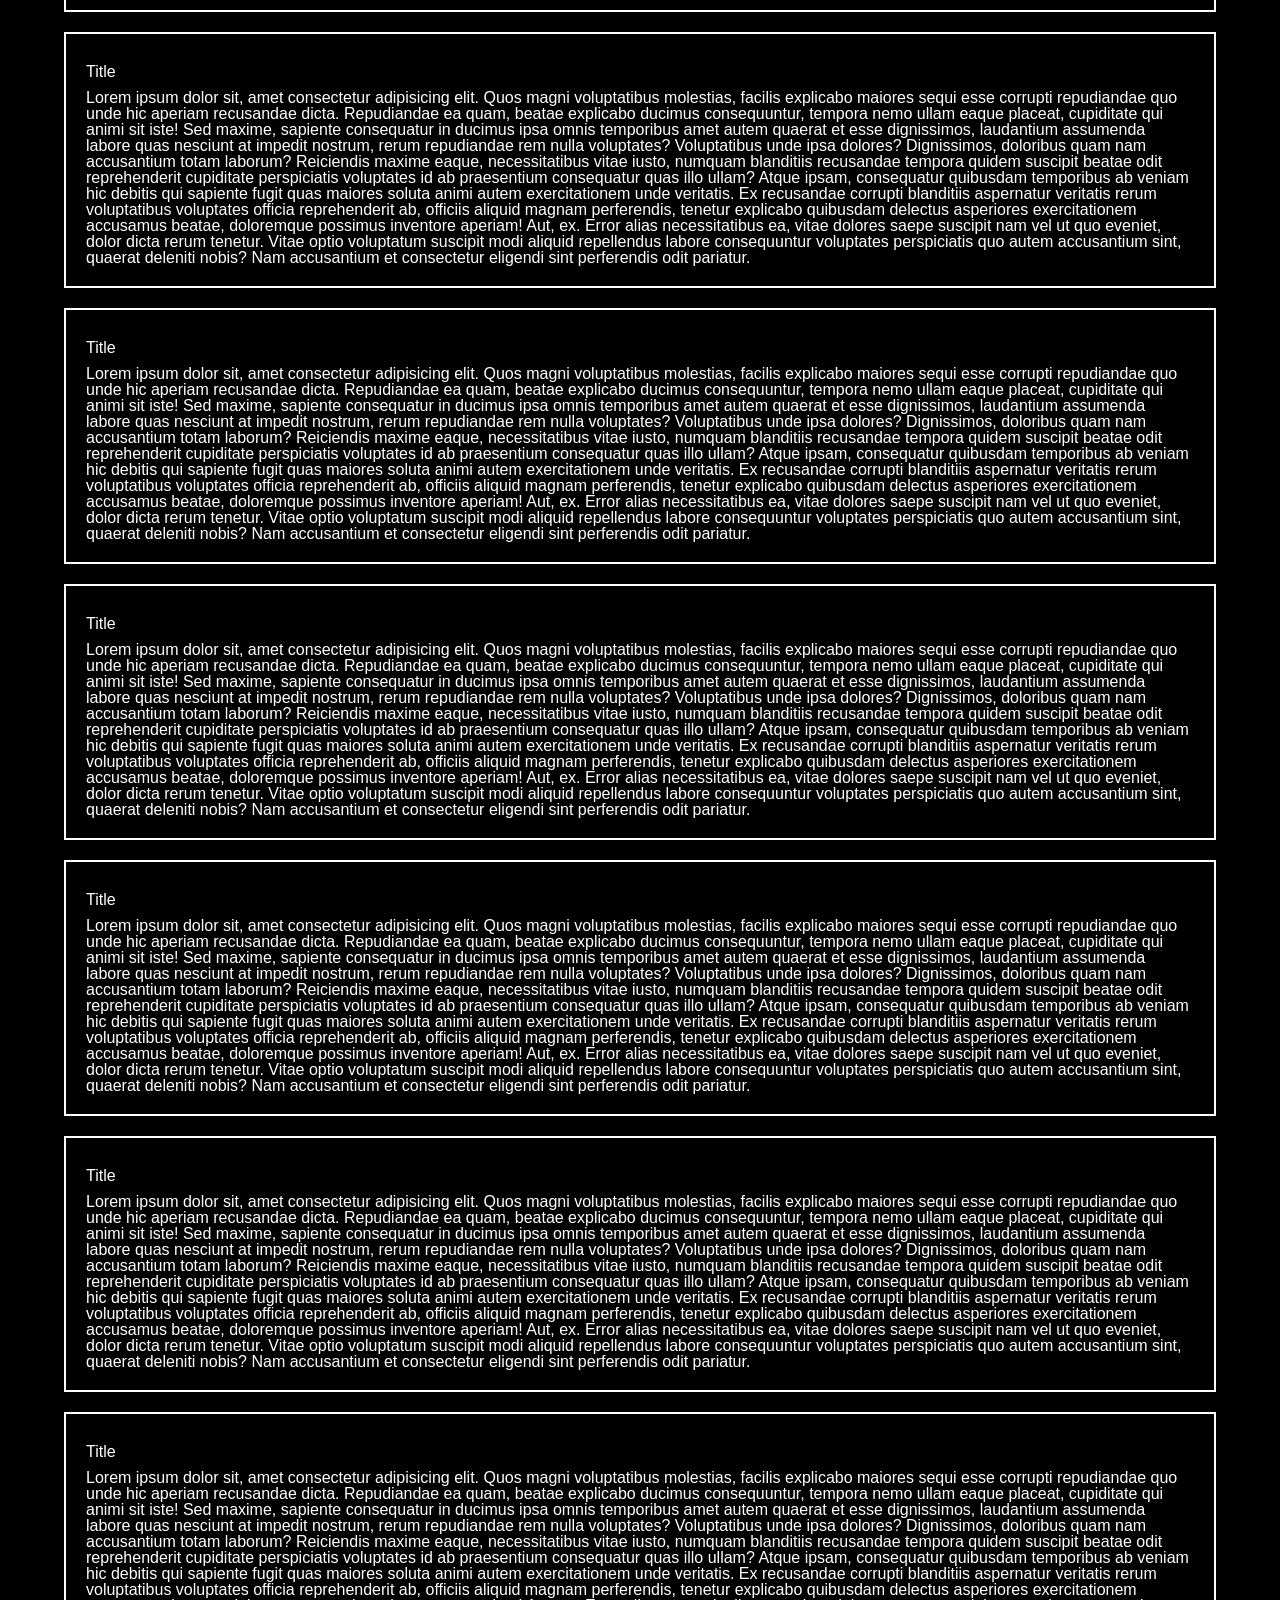
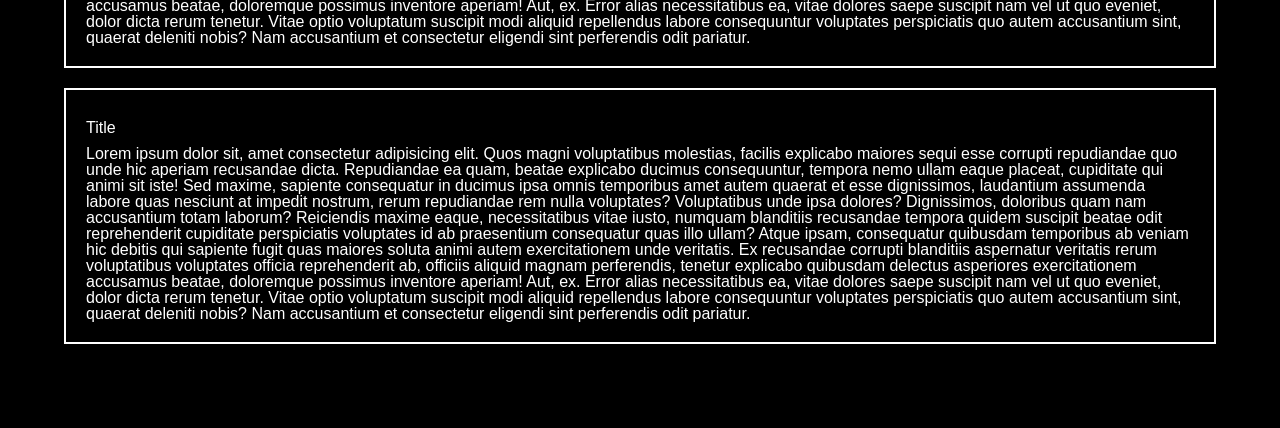
<file: weekly-project/week_02_page_scroll_indicator/index.html>
<!DOCTYPE html>
<html lang="en">
<head>
    <meta charset="UTF-8">
    <meta name="viewport" content="width=device-width, initial-scale=1.0">
    <title>Page Scroll Indicator</title>
    <link rel="stylesheet" href="./style/reset.css">
    <link rel="stylesheet" href="./style/Index.css">
</head>
<body>
    <div class="content">
        <section>
            <h1>Title</h1>
            <p>Lorem ipsum dolor sit, amet consectetur adipisicing elit. Quos magni voluptatibus molestias, facilis explicabo maiores sequi esse corrupti repudiandae quo unde hic aperiam recusandae dicta. Repudiandae ea quam, beatae explicabo ducimus consequuntur, tempora nemo ullam eaque placeat, cupiditate qui animi sit iste! Sed maxime, sapiente consequatur in ducimus ipsa omnis temporibus amet autem quaerat et esse dignissimos, laudantium assumenda labore quas nesciunt at impedit nostrum, rerum repudiandae rem nulla voluptates? Voluptatibus unde ipsa dolores? Dignissimos, doloribus quam nam accusantium totam laborum? Reiciendis maxime eaque, necessitatibus vitae iusto, numquam blanditiis recusandae tempora quidem suscipit beatae odit reprehenderit cupiditate perspiciatis voluptates id ab praesentium consequatur quas illo ullam? Atque ipsam, consequatur quibusdam temporibus ab veniam hic debitis qui sapiente fugit quas maiores soluta animi autem exercitationem unde veritatis. Ex recusandae corrupti blanditiis aspernatur veritatis rerum voluptatibus voluptates officia reprehenderit ab, officiis aliquid magnam perferendis, tenetur explicabo quibusdam delectus asperiores exercitationem accusamus beatae, doloremque possimus inventore aperiam! Aut, ex. Error alias necessitatibus ea, vitae dolores saepe suscipit nam vel ut quo eveniet, dolor dicta rerum tenetur. Vitae optio voluptatum suscipit modi aliquid repellendus labore consequuntur voluptates perspiciatis quo autem accusantium sint, quaerat deleniti nobis? Nam accusantium et consectetur eligendi sint perferendis odit pariatur.</p>
        </section>
        <section>
            <h1>Title</h1>
            <p>Lorem ipsum dolor sit, amet consectetur adipisicing elit. Quos magni voluptatibus molestias, facilis explicabo maiores sequi esse corrupti repudiandae quo unde hic aperiam recusandae dicta. Repudiandae ea quam, beatae explicabo ducimus consequuntur, tempora nemo ullam eaque placeat, cupiditate qui animi sit iste! Sed maxime, sapiente consequatur in ducimus ipsa omnis temporibus amet autem quaerat et esse dignissimos, laudantium assumenda labore quas nesciunt at impedit nostrum, rerum repudiandae rem nulla voluptates? Voluptatibus unde ipsa dolores? Dignissimos, doloribus quam nam accusantium totam laborum? Reiciendis maxime eaque, necessitatibus vitae iusto, numquam blanditiis recusandae tempora quidem suscipit beatae odit reprehenderit cupiditate perspiciatis voluptates id ab praesentium consequatur quas illo ullam? Atque ipsam, consequatur quibusdam temporibus ab veniam hic debitis qui sapiente fugit quas maiores soluta animi autem exercitationem unde veritatis. Ex recusandae corrupti blanditiis aspernatur veritatis rerum voluptatibus voluptates officia reprehenderit ab, officiis aliquid magnam perferendis, tenetur explicabo quibusdam delectus asperiores exercitationem accusamus beatae, doloremque possimus inventore aperiam! Aut, ex. Error alias necessitatibus ea, vitae dolores saepe suscipit nam vel ut quo eveniet, dolor dicta rerum tenetur. Vitae optio voluptatum suscipit modi aliquid repellendus labore consequuntur voluptates perspiciatis quo autem accusantium sint, quaerat deleniti nobis? Nam accusantium et consectetur eligendi sint perferendis odit pariatur.</p>
        </section>
        <section>
            <h1>Title</h1>
            <p>Lorem ipsum dolor sit, amet consectetur adipisicing elit. Quos magni voluptatibus molestias, facilis explicabo maiores sequi esse corrupti repudiandae quo unde hic aperiam recusandae dicta. Repudiandae ea quam, beatae explicabo ducimus consequuntur, tempora nemo ullam eaque placeat, cupiditate qui animi sit iste! Sed maxime, sapiente consequatur in ducimus ipsa omnis temporibus amet autem quaerat et esse dignissimos, laudantium assumenda labore quas nesciunt at impedit nostrum, rerum repudiandae rem nulla voluptates? Voluptatibus unde ipsa dolores? Dignissimos, doloribus quam nam accusantium totam laborum? Reiciendis maxime eaque, necessitatibus vitae iusto, numquam blanditiis recusandae tempora quidem suscipit beatae odit reprehenderit cupiditate perspiciatis voluptates id ab praesentium consequatur quas illo ullam? Atque ipsam, consequatur quibusdam temporibus ab veniam hic debitis qui sapiente fugit quas maiores soluta animi autem exercitationem unde veritatis. Ex recusandae corrupti blanditiis aspernatur veritatis rerum voluptatibus voluptates officia reprehenderit ab, officiis aliquid magnam perferendis, tenetur explicabo quibusdam delectus asperiores exercitationem accusamus beatae, doloremque possimus inventore aperiam! Aut, ex. Error alias necessitatibus ea, vitae dolores saepe suscipit nam vel ut quo eveniet, dolor dicta rerum tenetur. Vitae optio voluptatum suscipit modi aliquid repellendus labore consequuntur voluptates perspiciatis quo autem accusantium sint, quaerat deleniti nobis? Nam accusantium et consectetur eligendi sint perferendis odit pariatur.</p>
        </section>
        <section>
            <h1>Title</h1>
            <p>Lorem ipsum dolor sit, amet consectetur adipisicing elit. Quos magni voluptatibus molestias, facilis explicabo maiores sequi esse corrupti repudiandae quo unde hic aperiam recusandae dicta. Repudiandae ea quam, beatae explicabo ducimus consequuntur, tempora nemo ullam eaque placeat, cupiditate qui animi sit iste! Sed maxime, sapiente consequatur in ducimus ipsa omnis temporibus amet autem quaerat et esse dignissimos, laudantium assumenda labore quas nesciunt at impedit nostrum, rerum repudiandae rem nulla voluptates? Voluptatibus unde ipsa dolores? Dignissimos, doloribus quam nam accusantium totam laborum? Reiciendis maxime eaque, necessitatibus vitae iusto, numquam blanditiis recusandae tempora quidem suscipit beatae odit reprehenderit cupiditate perspiciatis voluptates id ab praesentium consequatur quas illo ullam? Atque ipsam, consequatur quibusdam temporibus ab veniam hic debitis qui sapiente fugit quas maiores soluta animi autem exercitationem unde veritatis. Ex recusandae corrupti blanditiis aspernatur veritatis rerum voluptatibus voluptates officia reprehenderit ab, officiis aliquid magnam perferendis, tenetur explicabo quibusdam delectus asperiores exercitationem accusamus beatae, doloremque possimus inventore aperiam! Aut, ex. Error alias necessitatibus ea, vitae dolores saepe suscipit nam vel ut quo eveniet, dolor dicta rerum tenetur. Vitae optio voluptatum suscipit modi aliquid repellendus labore consequuntur voluptates perspiciatis quo autem accusantium sint, quaerat deleniti nobis? Nam accusantium et consectetur eligendi sint perferendis odit pariatur.</p>
        </section>
        <section>
            <h1>Title</h1>
            <p>Lorem ipsum dolor sit, amet consectetur adipisicing elit. Quos magni voluptatibus molestias, facilis explicabo maiores sequi esse corrupti repudiandae quo unde hic aperiam recusandae dicta. Repudiandae ea quam, beatae explicabo ducimus consequuntur, tempora nemo ullam eaque placeat, cupiditate qui animi sit iste! Sed maxime, sapiente consequatur in ducimus ipsa omnis temporibus amet autem quaerat et esse dignissimos, laudantium assumenda labore quas nesciunt at impedit nostrum, rerum repudiandae rem nulla voluptates? Voluptatibus unde ipsa dolores? Dignissimos, doloribus quam nam accusantium totam laborum? Reiciendis maxime eaque, necessitatibus vitae iusto, numquam blanditiis recusandae tempora quidem suscipit beatae odit reprehenderit cupiditate perspiciatis voluptates id ab praesentium consequatur quas illo ullam? Atque ipsam, consequatur quibusdam temporibus ab veniam hic debitis qui sapiente fugit quas maiores soluta animi autem exercitationem unde veritatis. Ex recusandae corrupti blanditiis aspernatur veritatis rerum voluptatibus voluptates officia reprehenderit ab, officiis aliquid magnam perferendis, tenetur explicabo quibusdam delectus asperiores exercitationem accusamus beatae, doloremque possimus inventore aperiam! Aut, ex. Error alias necessitatibus ea, vitae dolores saepe suscipit nam vel ut quo eveniet, dolor dicta rerum tenetur. Vitae optio voluptatum suscipit modi aliquid repellendus labore consequuntur voluptates perspiciatis quo autem accusantium sint, quaerat deleniti nobis? Nam accusantium et consectetur eligendi sint perferendis odit pariatur.</p>
        </section>
        <section>
            <h1>Title</h1>
            <p>Lorem ipsum dolor sit, amet consectetur adipisicing elit. Quos magni voluptatibus molestias, facilis explicabo maiores sequi esse corrupti repudiandae quo unde hic aperiam recusandae dicta. Repudiandae ea quam, beatae explicabo ducimus consequuntur, tempora nemo ullam eaque placeat, cupiditate qui animi sit iste! Sed maxime, sapiente consequatur in ducimus ipsa omnis temporibus amet autem quaerat et esse dignissimos, laudantium assumenda labore quas nesciunt at impedit nostrum, rerum repudiandae rem nulla voluptates? Voluptatibus unde ipsa dolores? Dignissimos, doloribus quam nam accusantium totam laborum? Reiciendis maxime eaque, necessitatibus vitae iusto, numquam blanditiis recusandae tempora quidem suscipit beatae odit reprehenderit cupiditate perspiciatis voluptates id ab praesentium consequatur quas illo ullam? Atque ipsam, consequatur quibusdam temporibus ab veniam hic debitis qui sapiente fugit quas maiores soluta animi autem exercitationem unde veritatis. Ex recusandae corrupti blanditiis aspernatur veritatis rerum voluptatibus voluptates officia reprehenderit ab, officiis aliquid magnam perferendis, tenetur explicabo quibusdam delectus asperiores exercitationem accusamus beatae, doloremque possimus inventore aperiam! Aut, ex. Error alias necessitatibus ea, vitae dolores saepe suscipit nam vel ut quo eveniet, dolor dicta rerum tenetur. Vitae optio voluptatum suscipit modi aliquid repellendus labore consequuntur voluptates perspiciatis quo autem accusantium sint, quaerat deleniti nobis? Nam accusantium et consectetur eligendi sint perferendis odit pariatur.</p>
        </section>
        <section>
            <h1>Title</h1>
            <p>Lorem ipsum dolor sit, amet consectetur adipisicing elit. Quos magni voluptatibus molestias, facilis explicabo maiores sequi esse corrupti repudiandae quo unde hic aperiam recusandae dicta. Repudiandae ea quam, beatae explicabo ducimus consequuntur, tempora nemo ullam eaque placeat, cupiditate qui animi sit iste! Sed maxime, sapiente consequatur in ducimus ipsa omnis temporibus amet autem quaerat et esse dignissimos, laudantium assumenda labore quas nesciunt at impedit nostrum, rerum repudiandae rem nulla voluptates? Voluptatibus unde ipsa dolores? Dignissimos, doloribus quam nam accusantium totam laborum? Reiciendis maxime eaque, necessitatibus vitae iusto, numquam blanditiis recusandae tempora quidem suscipit beatae odit reprehenderit cupiditate perspiciatis voluptates id ab praesentium consequatur quas illo ullam? Atque ipsam, consequatur quibusdam temporibus ab veniam hic debitis qui sapiente fugit quas maiores soluta animi autem exercitationem unde veritatis. Ex recusandae corrupti blanditiis aspernatur veritatis rerum voluptatibus voluptates officia reprehenderit ab, officiis aliquid magnam perferendis, tenetur explicabo quibusdam delectus asperiores exercitationem accusamus beatae, doloremque possimus inventore aperiam! Aut, ex. Error alias necessitatibus ea, vitae dolores saepe suscipit nam vel ut quo eveniet, dolor dicta rerum tenetur. Vitae optio voluptatum suscipit modi aliquid repellendus labore consequuntur voluptates perspiciatis quo autem accusantium sint, quaerat deleniti nobis? Nam accusantium et consectetur eligendi sint perferendis odit pariatur.</p>
        </section>
        <section>
            <h1>Title</h1>
            <p>Lorem ipsum dolor sit, amet consectetur adipisicing elit. Quos magni voluptatibus molestias, facilis explicabo maiores sequi esse corrupti repudiandae quo unde hic aperiam recusandae dicta. Repudiandae ea quam, beatae explicabo ducimus consequuntur, tempora nemo ullam eaque placeat, cupiditate qui animi sit iste! Sed maxime, sapiente consequatur in ducimus ipsa omnis temporibus amet autem quaerat et esse dignissimos, laudantium assumenda labore quas nesciunt at impedit nostrum, rerum repudiandae rem nulla voluptates? Voluptatibus unde ipsa dolores? Dignissimos, doloribus quam nam accusantium totam laborum? Reiciendis maxime eaque, necessitatibus vitae iusto, numquam blanditiis recusandae tempora quidem suscipit beatae odit reprehenderit cupiditate perspiciatis voluptates id ab praesentium consequatur quas illo ullam? Atque ipsam, consequatur quibusdam temporibus ab veniam hic debitis qui sapiente fugit quas maiores soluta animi autem exercitationem unde veritatis. Ex recusandae corrupti blanditiis aspernatur veritatis rerum voluptatibus voluptates officia reprehenderit ab, officiis aliquid magnam perferendis, tenetur explicabo quibusdam delectus asperiores exercitationem accusamus beatae, doloremque possimus inventore aperiam! Aut, ex. Error alias necessitatibus ea, vitae dolores saepe suscipit nam vel ut quo eveniet, dolor dicta rerum tenetur. Vitae optio voluptatum suscipit modi aliquid repellendus labore consequuntur voluptates perspiciatis quo autem accusantium sint, quaerat deleniti nobis? Nam accusantium et consectetur eligendi sint perferendis odit pariatur.</p>
        </section>
        <section>
            <h1>Title</h1>
            <p>Lorem ipsum dolor sit, amet consectetur adipisicing elit. Quos magni voluptatibus molestias, facilis explicabo maiores sequi esse corrupti repudiandae quo unde hic aperiam recusandae dicta. Repudiandae ea quam, beatae explicabo ducimus consequuntur, tempora nemo ullam eaque placeat, cupiditate qui animi sit iste! Sed maxime, sapiente consequatur in ducimus ipsa omnis temporibus amet autem quaerat et esse dignissimos, laudantium assumenda labore quas nesciunt at impedit nostrum, rerum repudiandae rem nulla voluptates? Voluptatibus unde ipsa dolores? Dignissimos, doloribus quam nam accusantium totam laborum? Reiciendis maxime eaque, necessitatibus vitae iusto, numquam blanditiis recusandae tempora quidem suscipit beatae odit reprehenderit cupiditate perspiciatis voluptates id ab praesentium consequatur quas illo ullam? Atque ipsam, consequatur quibusdam temporibus ab veniam hic debitis qui sapiente fugit quas maiores soluta animi autem exercitationem unde veritatis. Ex recusandae corrupti blanditiis aspernatur veritatis rerum voluptatibus voluptates officia reprehenderit ab, officiis aliquid magnam perferendis, tenetur explicabo quibusdam delectus asperiores exercitationem accusamus beatae, doloremque possimus inventore aperiam! Aut, ex. Error alias necessitatibus ea, vitae dolores saepe suscipit nam vel ut quo eveniet, dolor dicta rerum tenetur. Vitae optio voluptatum suscipit modi aliquid repellendus labore consequuntur voluptates perspiciatis quo autem accusantium sint, quaerat deleniti nobis? Nam accusantium et consectetur eligendi sint perferendis odit pariatur.</p>
        </section>
        <section>
            <h1>Title</h1>
            <p>Lorem ipsum dolor sit, amet consectetur adipisicing elit. Quos magni voluptatibus molestias, facilis explicabo maiores sequi esse corrupti repudiandae quo unde hic aperiam recusandae dicta. Repudiandae ea quam, beatae explicabo ducimus consequuntur, tempora nemo ullam eaque placeat, cupiditate qui animi sit iste! Sed maxime, sapiente consequatur in ducimus ipsa omnis temporibus amet autem quaerat et esse dignissimos, laudantium assumenda labore quas nesciunt at impedit nostrum, rerum repudiandae rem nulla voluptates? Voluptatibus unde ipsa dolores? Dignissimos, doloribus quam nam accusantium totam laborum? Reiciendis maxime eaque, necessitatibus vitae iusto, numquam blanditiis recusandae tempora quidem suscipit beatae odit reprehenderit cupiditate perspiciatis voluptates id ab praesentium consequatur quas illo ullam? Atque ipsam, consequatur quibusdam temporibus ab veniam hic debitis qui sapiente fugit quas maiores soluta animi autem exercitationem unde veritatis. Ex recusandae corrupti blanditiis aspernatur veritatis rerum voluptatibus voluptates officia reprehenderit ab, officiis aliquid magnam perferendis, tenetur explicabo quibusdam delectus asperiores exercitationem accusamus beatae, doloremque possimus inventore aperiam! Aut, ex. Error alias necessitatibus ea, vitae dolores saepe suscipit nam vel ut quo eveniet, dolor dicta rerum tenetur. Vitae optio voluptatum suscipit modi aliquid repellendus labore consequuntur voluptates perspiciatis quo autem accusantium sint, quaerat deleniti nobis? Nam accusantium et consectetur eligendi sint perferendis odit pariatur.</p>
        </section>
        <section>
            <h1>Title</h1>
            <p>Lorem ipsum dolor sit, amet consectetur adipisicing elit. Quos magni voluptatibus molestias, facilis explicabo maiores sequi esse corrupti repudiandae quo unde hic aperiam recusandae dicta. Repudiandae ea quam, beatae explicabo ducimus consequuntur, tempora nemo ullam eaque placeat, cupiditate qui animi sit iste! Sed maxime, sapiente consequatur in ducimus ipsa omnis temporibus amet autem quaerat et esse dignissimos, laudantium assumenda labore quas nesciunt at impedit nostrum, rerum repudiandae rem nulla voluptates? Voluptatibus unde ipsa dolores? Dignissimos, doloribus quam nam accusantium totam laborum? Reiciendis maxime eaque, necessitatibus vitae iusto, numquam blanditiis recusandae tempora quidem suscipit beatae odit reprehenderit cupiditate perspiciatis voluptates id ab praesentium consequatur quas illo ullam? Atque ipsam, consequatur quibusdam temporibus ab veniam hic debitis qui sapiente fugit quas maiores soluta animi autem exercitationem unde veritatis. Ex recusandae corrupti blanditiis aspernatur veritatis rerum voluptatibus voluptates officia reprehenderit ab, officiis aliquid magnam perferendis, tenetur explicabo quibusdam delectus asperiores exercitationem accusamus beatae, doloremque possimus inventore aperiam! Aut, ex. Error alias necessitatibus ea, vitae dolores saepe suscipit nam vel ut quo eveniet, dolor dicta rerum tenetur. Vitae optio voluptatum suscipit modi aliquid repellendus labore consequuntur voluptates perspiciatis quo autem accusantium sint, quaerat deleniti nobis? Nam accusantium et consectetur eligendi sint perferendis odit pariatur.</p>
        </section>
        <section>
            <h1>Title</h1>
            <p>Lorem ipsum dolor sit, amet consectetur adipisicing elit. Quos magni voluptatibus molestias, facilis explicabo maiores sequi esse corrupti repudiandae quo unde hic aperiam recusandae dicta. Repudiandae ea quam, beatae explicabo ducimus consequuntur, tempora nemo ullam eaque placeat, cupiditate qui animi sit iste! Sed maxime, sapiente consequatur in ducimus ipsa omnis temporibus amet autem quaerat et esse dignissimos, laudantium assumenda labore quas nesciunt at impedit nostrum, rerum repudiandae rem nulla voluptates? Voluptatibus unde ipsa dolores? Dignissimos, doloribus quam nam accusantium totam laborum? Reiciendis maxime eaque, necessitatibus vitae iusto, numquam blanditiis recusandae tempora quidem suscipit beatae odit reprehenderit cupiditate perspiciatis voluptates id ab praesentium consequatur quas illo ullam? Atque ipsam, consequatur quibusdam temporibus ab veniam hic debitis qui sapiente fugit quas maiores soluta animi autem exercitationem unde veritatis. Ex recusandae corrupti blanditiis aspernatur veritatis rerum voluptatibus voluptates officia reprehenderit ab, officiis aliquid magnam perferendis, tenetur explicabo quibusdam delectus asperiores exercitationem accusamus beatae, doloremque possimus inventore aperiam! Aut, ex. Error alias necessitatibus ea, vitae dolores saepe suscipit nam vel ut quo eveniet, dolor dicta rerum tenetur. Vitae optio voluptatum suscipit modi aliquid repellendus labore consequuntur voluptates perspiciatis quo autem accusantium sint, quaerat deleniti nobis? Nam accusantium et consectetur eligendi sint perferendis odit pariatur.</p>
        </section>
        <section>
            <h1>Title</h1>
            <p>Lorem ipsum dolor sit, amet consectetur adipisicing elit. Quos magni voluptatibus molestias, facilis explicabo maiores sequi esse corrupti repudiandae quo unde hic aperiam recusandae dicta. Repudiandae ea quam, beatae explicabo ducimus consequuntur, tempora nemo ullam eaque placeat, cupiditate qui animi sit iste! Sed maxime, sapiente consequatur in ducimus ipsa omnis temporibus amet autem quaerat et esse dignissimos, laudantium assumenda labore quas nesciunt at impedit nostrum, rerum repudiandae rem nulla voluptates? Voluptatibus unde ipsa dolores? Dignissimos, doloribus quam nam accusantium totam laborum? Reiciendis maxime eaque, necessitatibus vitae iusto, numquam blanditiis recusandae tempora quidem suscipit beatae odit reprehenderit cupiditate perspiciatis voluptates id ab praesentium consequatur quas illo ullam? Atque ipsam, consequatur quibusdam temporibus ab veniam hic debitis qui sapiente fugit quas maiores soluta animi autem exercitationem unde veritatis. Ex recusandae corrupti blanditiis aspernatur veritatis rerum voluptatibus voluptates officia reprehenderit ab, officiis aliquid magnam perferendis, tenetur explicabo quibusdam delectus asperiores exercitationem accusamus beatae, doloremque possimus inventore aperiam! Aut, ex. Error alias necessitatibus ea, vitae dolores saepe suscipit nam vel ut quo eveniet, dolor dicta rerum tenetur. Vitae optio voluptatum suscipit modi aliquid repellendus labore consequuntur voluptates perspiciatis quo autem accusantium sint, quaerat deleniti nobis? Nam accusantium et consectetur eligendi sint perferendis odit pariatur.</p>
        </section>
        <section>
            <h1>Title</h1>
            <p>Lorem ipsum dolor sit, amet consectetur adipisicing elit. Quos magni voluptatibus molestias, facilis explicabo maiores sequi esse corrupti repudiandae quo unde hic aperiam recusandae dicta. Repudiandae ea quam, beatae explicabo ducimus consequuntur, tempora nemo ullam eaque placeat, cupiditate qui animi sit iste! Sed maxime, sapiente consequatur in ducimus ipsa omnis temporibus amet autem quaerat et esse dignissimos, laudantium assumenda labore quas nesciunt at impedit nostrum, rerum repudiandae rem nulla voluptates? Voluptatibus unde ipsa dolores? Dignissimos, doloribus quam nam accusantium totam laborum? Reiciendis maxime eaque, necessitatibus vitae iusto, numquam blanditiis recusandae tempora quidem suscipit beatae odit reprehenderit cupiditate perspiciatis voluptates id ab praesentium consequatur quas illo ullam? Atque ipsam, consequatur quibusdam temporibus ab veniam hic debitis qui sapiente fugit quas maiores soluta animi autem exercitationem unde veritatis. Ex recusandae corrupti blanditiis aspernatur veritatis rerum voluptatibus voluptates officia reprehenderit ab, officiis aliquid magnam perferendis, tenetur explicabo quibusdam delectus asperiores exercitationem accusamus beatae, doloremque possimus inventore aperiam! Aut, ex. Error alias necessitatibus ea, vitae dolores saepe suscipit nam vel ut quo eveniet, dolor dicta rerum tenetur. Vitae optio voluptatum suscipit modi aliquid repellendus labore consequuntur voluptates perspiciatis quo autem accusantium sint, quaerat deleniti nobis? Nam accusantium et consectetur eligendi sint perferendis odit pariatur.</p>
        </section>
        <section>
            <h1>Title</h1>
            <p>Lorem ipsum dolor sit, amet consectetur adipisicing elit. Quos magni voluptatibus molestias, facilis explicabo maiores sequi esse corrupti repudiandae quo unde hic aperiam recusandae dicta. Repudiandae ea quam, beatae explicabo ducimus consequuntur, tempora nemo ullam eaque placeat, cupiditate qui animi sit iste! Sed maxime, sapiente consequatur in ducimus ipsa omnis temporibus amet autem quaerat et esse dignissimos, laudantium assumenda labore quas nesciunt at impedit nostrum, rerum repudiandae rem nulla voluptates? Voluptatibus unde ipsa dolores? Dignissimos, doloribus quam nam accusantium totam laborum? Reiciendis maxime eaque, necessitatibus vitae iusto, numquam blanditiis recusandae tempora quidem suscipit beatae odit reprehenderit cupiditate perspiciatis voluptates id ab praesentium consequatur quas illo ullam? Atque ipsam, consequatur quibusdam temporibus ab veniam hic debitis qui sapiente fugit quas maiores soluta animi autem exercitationem unde veritatis. Ex recusandae corrupti blanditiis aspernatur veritatis rerum voluptatibus voluptates officia reprehenderit ab, officiis aliquid magnam perferendis, tenetur explicabo quibusdam delectus asperiores exercitationem accusamus beatae, doloremque possimus inventore aperiam! Aut, ex. Error alias necessitatibus ea, vitae dolores saepe suscipit nam vel ut quo eveniet, dolor dicta rerum tenetur. Vitae optio voluptatum suscipit modi aliquid repellendus labore consequuntur voluptates perspiciatis quo autem accusantium sint, quaerat deleniti nobis? Nam accusantium et consectetur eligendi sint perferendis odit pariatur.</p>
        </section>
        <section>
            <h1>Title</h1>
            <p>Lorem ipsum dolor sit, amet consectetur adipisicing elit. Quos magni voluptatibus molestias, facilis explicabo maiores sequi esse corrupti repudiandae quo unde hic aperiam recusandae dicta. Repudiandae ea quam, beatae explicabo ducimus consequuntur, tempora nemo ullam eaque placeat, cupiditate qui animi sit iste! Sed maxime, sapiente consequatur in ducimus ipsa omnis temporibus amet autem quaerat et esse dignissimos, laudantium assumenda labore quas nesciunt at impedit nostrum, rerum repudiandae rem nulla voluptates? Voluptatibus unde ipsa dolores? Dignissimos, doloribus quam nam accusantium totam laborum? Reiciendis maxime eaque, necessitatibus vitae iusto, numquam blanditiis recusandae tempora quidem suscipit beatae odit reprehenderit cupiditate perspiciatis voluptates id ab praesentium consequatur quas illo ullam? Atque ipsam, consequatur quibusdam temporibus ab veniam hic debitis qui sapiente fugit quas maiores soluta animi autem exercitationem unde veritatis. Ex recusandae corrupti blanditiis aspernatur veritatis rerum voluptatibus voluptates officia reprehenderit ab, officiis aliquid magnam perferendis, tenetur explicabo quibusdam delectus asperiores exercitationem accusamus beatae, doloremque possimus inventore aperiam! Aut, ex. Error alias necessitatibus ea, vitae dolores saepe suscipit nam vel ut quo eveniet, dolor dicta rerum tenetur. Vitae optio voluptatum suscipit modi aliquid repellendus labore consequuntur voluptates perspiciatis quo autem accusantium sint, quaerat deleniti nobis? Nam accusantium et consectetur eligendi sint perferendis odit pariatur.</p>
        </section>
        <section>
            <h1>Title</h1>
            <p>Lorem ipsum dolor sit, amet consectetur adipisicing elit. Quos magni voluptatibus molestias, facilis explicabo maiores sequi esse corrupti repudiandae quo unde hic aperiam recusandae dicta. Repudiandae ea quam, beatae explicabo ducimus consequuntur, tempora nemo ullam eaque placeat, cupiditate qui animi sit iste! Sed maxime, sapiente consequatur in ducimus ipsa omnis temporibus amet autem quaerat et esse dignissimos, laudantium assumenda labore quas nesciunt at impedit nostrum, rerum repudiandae rem nulla voluptates? Voluptatibus unde ipsa dolores? Dignissimos, doloribus quam nam accusantium totam laborum? Reiciendis maxime eaque, necessitatibus vitae iusto, numquam blanditiis recusandae tempora quidem suscipit beatae odit reprehenderit cupiditate perspiciatis voluptates id ab praesentium consequatur quas illo ullam? Atque ipsam, consequatur quibusdam temporibus ab veniam hic debitis qui sapiente fugit quas maiores soluta animi autem exercitationem unde veritatis. Ex recusandae corrupti blanditiis aspernatur veritatis rerum voluptatibus voluptates officia reprehenderit ab, officiis aliquid magnam perferendis, tenetur explicabo quibusdam delectus asperiores exercitationem accusamus beatae, doloremque possimus inventore aperiam! Aut, ex. Error alias necessitatibus ea, vitae dolores saepe suscipit nam vel ut quo eveniet, dolor dicta rerum tenetur. Vitae optio voluptatum suscipit modi aliquid repellendus labore consequuntur voluptates perspiciatis quo autem accusantium sint, quaerat deleniti nobis? Nam accusantium et consectetur eligendi sint perferendis odit pariatur.</p>
        </section>
        <section>
            <h1>Title</h1>
            <p>Lorem ipsum dolor sit, amet consectetur adipisicing elit. Quos magni voluptatibus molestias, facilis explicabo maiores sequi esse corrupti repudiandae quo unde hic aperiam recusandae dicta. Repudiandae ea quam, beatae explicabo ducimus consequuntur, tempora nemo ullam eaque placeat, cupiditate qui animi sit iste! Sed maxime, sapiente consequatur in ducimus ipsa omnis temporibus amet autem quaerat et esse dignissimos, laudantium assumenda labore quas nesciunt at impedit nostrum, rerum repudiandae rem nulla voluptates? Voluptatibus unde ipsa dolores? Dignissimos, doloribus quam nam accusantium totam laborum? Reiciendis maxime eaque, necessitatibus vitae iusto, numquam blanditiis recusandae tempora quidem suscipit beatae odit reprehenderit cupiditate perspiciatis voluptates id ab praesentium consequatur quas illo ullam? Atque ipsam, consequatur quibusdam temporibus ab veniam hic debitis qui sapiente fugit quas maiores soluta animi autem exercitationem unde veritatis. Ex recusandae corrupti blanditiis aspernatur veritatis rerum voluptatibus voluptates officia reprehenderit ab, officiis aliquid magnam perferendis, tenetur explicabo quibusdam delectus asperiores exercitationem accusamus beatae, doloremque possimus inventore aperiam! Aut, ex. Error alias necessitatibus ea, vitae dolores saepe suscipit nam vel ut quo eveniet, dolor dicta rerum tenetur. Vitae optio voluptatum suscipit modi aliquid repellendus labore consequuntur voluptates perspiciatis quo autem accusantium sint, quaerat deleniti nobis? Nam accusantium et consectetur eligendi sint perferendis odit pariatur.</p>
        </section>
        <section>
            <h1>Title</h1>
            <p>Lorem ipsum dolor sit, amet consectetur adipisicing elit. Quos magni voluptatibus molestias, facilis explicabo maiores sequi esse corrupti repudiandae quo unde hic aperiam recusandae dicta. Repudiandae ea quam, beatae explicabo ducimus consequuntur, tempora nemo ullam eaque placeat, cupiditate qui animi sit iste! Sed maxime, sapiente consequatur in ducimus ipsa omnis temporibus amet autem quaerat et esse dignissimos, laudantium assumenda labore quas nesciunt at impedit nostrum, rerum repudiandae rem nulla voluptates? Voluptatibus unde ipsa dolores? Dignissimos, doloribus quam nam accusantium totam laborum? Reiciendis maxime eaque, necessitatibus vitae iusto, numquam blanditiis recusandae tempora quidem suscipit beatae odit reprehenderit cupiditate perspiciatis voluptates id ab praesentium consequatur quas illo ullam? Atque ipsam, consequatur quibusdam temporibus ab veniam hic debitis qui sapiente fugit quas maiores soluta animi autem exercitationem unde veritatis. Ex recusandae corrupti blanditiis aspernatur veritatis rerum voluptatibus voluptates officia reprehenderit ab, officiis aliquid magnam perferendis, tenetur explicabo quibusdam delectus asperiores exercitationem accusamus beatae, doloremque possimus inventore aperiam! Aut, ex. Error alias necessitatibus ea, vitae dolores saepe suscipit nam vel ut quo eveniet, dolor dicta rerum tenetur. Vitae optio voluptatum suscipit modi aliquid repellendus labore consequuntur voluptates perspiciatis quo autem accusantium sint, quaerat deleniti nobis? Nam accusantium et consectetur eligendi sint perferendis odit pariatur.</p>
        </section>
        <section>
            <h1>Title</h1>
            <p>Lorem ipsum dolor sit, amet consectetur adipisicing elit. Quos magni voluptatibus molestias, facilis explicabo maiores sequi esse corrupti repudiandae quo unde hic aperiam recusandae dicta. Repudiandae ea quam, beatae explicabo ducimus consequuntur, tempora nemo ullam eaque placeat, cupiditate qui animi sit iste! Sed maxime, sapiente consequatur in ducimus ipsa omnis temporibus amet autem quaerat et esse dignissimos, laudantium assumenda labore quas nesciunt at impedit nostrum, rerum repudiandae rem nulla voluptates? Voluptatibus unde ipsa dolores? Dignissimos, doloribus quam nam accusantium totam laborum? Reiciendis maxime eaque, necessitatibus vitae iusto, numquam blanditiis recusandae tempora quidem suscipit beatae odit reprehenderit cupiditate perspiciatis voluptates id ab praesentium consequatur quas illo ullam? Atque ipsam, consequatur quibusdam temporibus ab veniam hic debitis qui sapiente fugit quas maiores soluta animi autem exercitationem unde veritatis. Ex recusandae corrupti blanditiis aspernatur veritatis rerum voluptatibus voluptates officia reprehenderit ab, officiis aliquid magnam perferendis, tenetur explicabo quibusdam delectus asperiores exercitationem accusamus beatae, doloremque possimus inventore aperiam! Aut, ex. Error alias necessitatibus ea, vitae dolores saepe suscipit nam vel ut quo eveniet, dolor dicta rerum tenetur. Vitae optio voluptatum suscipit modi aliquid repellendus labore consequuntur voluptates perspiciatis quo autem accusantium sint, quaerat deleniti nobis? Nam accusantium et consectetur eligendi sint perferendis odit pariatur.</p>
        </section>
        <section>
            <h1>Title</h1>
            <p>Lorem ipsum dolor sit, amet consectetur adipisicing elit. Quos magni voluptatibus molestias, facilis explicabo maiores sequi esse corrupti repudiandae quo unde hic aperiam recusandae dicta. Repudiandae ea quam, beatae explicabo ducimus consequuntur, tempora nemo ullam eaque placeat, cupiditate qui animi sit iste! Sed maxime, sapiente consequatur in ducimus ipsa omnis temporibus amet autem quaerat et esse dignissimos, laudantium assumenda labore quas nesciunt at impedit nostrum, rerum repudiandae rem nulla voluptates? Voluptatibus unde ipsa dolores? Dignissimos, doloribus quam nam accusantium totam laborum? Reiciendis maxime eaque, necessitatibus vitae iusto, numquam blanditiis recusandae tempora quidem suscipit beatae odit reprehenderit cupiditate perspiciatis voluptates id ab praesentium consequatur quas illo ullam? Atque ipsam, consequatur quibusdam temporibus ab veniam hic debitis qui sapiente fugit quas maiores soluta animi autem exercitationem unde veritatis. Ex recusandae corrupti blanditiis aspernatur veritatis rerum voluptatibus voluptates officia reprehenderit ab, officiis aliquid magnam perferendis, tenetur explicabo quibusdam delectus asperiores exercitationem accusamus beatae, doloremque possimus inventore aperiam! Aut, ex. Error alias necessitatibus ea, vitae dolores saepe suscipit nam vel ut quo eveniet, dolor dicta rerum tenetur. Vitae optio voluptatum suscipit modi aliquid repellendus labore consequuntur voluptates perspiciatis quo autem accusantium sint, quaerat deleniti nobis? Nam accusantium et consectetur eligendi sint perferendis odit pariatur.</p>
        </section>
        <section>
            <h1>Title</h1>
            <p>Lorem ipsum dolor sit, amet consectetur adipisicing elit. Quos magni voluptatibus molestias, facilis explicabo maiores sequi esse corrupti repudiandae quo unde hic aperiam recusandae dicta. Repudiandae ea quam, beatae explicabo ducimus consequuntur, tempora nemo ullam eaque placeat, cupiditate qui animi sit iste! Sed maxime, sapiente consequatur in ducimus ipsa omnis temporibus amet autem quaerat et esse dignissimos, laudantium assumenda labore quas nesciunt at impedit nostrum, rerum repudiandae rem nulla voluptates? Voluptatibus unde ipsa dolores? Dignissimos, doloribus quam nam accusantium totam laborum? Reiciendis maxime eaque, necessitatibus vitae iusto, numquam blanditiis recusandae tempora quidem suscipit beatae odit reprehenderit cupiditate perspiciatis voluptates id ab praesentium consequatur quas illo ullam? Atque ipsam, consequatur quibusdam temporibus ab veniam hic debitis qui sapiente fugit quas maiores soluta animi autem exercitationem unde veritatis. Ex recusandae corrupti blanditiis aspernatur veritatis rerum voluptatibus voluptates officia reprehenderit ab, officiis aliquid magnam perferendis, tenetur explicabo quibusdam delectus asperiores exercitationem accusamus beatae, doloremque possimus inventore aperiam! Aut, ex. Error alias necessitatibus ea, vitae dolores saepe suscipit nam vel ut quo eveniet, dolor dicta rerum tenetur. Vitae optio voluptatum suscipit modi aliquid repellendus labore consequuntur voluptates perspiciatis quo autem accusantium sint, quaerat deleniti nobis? Nam accusantium et consectetur eligendi sint perferendis odit pariatur.</p>
        </section>
        <section>
            <h1>Title</h1>
            <p>Lorem ipsum dolor sit, amet consectetur adipisicing elit. Quos magni voluptatibus molestias, facilis explicabo maiores sequi esse corrupti repudiandae quo unde hic aperiam recusandae dicta. Repudiandae ea quam, beatae explicabo ducimus consequuntur, tempora nemo ullam eaque placeat, cupiditate qui animi sit iste! Sed maxime, sapiente consequatur in ducimus ipsa omnis temporibus amet autem quaerat et esse dignissimos, laudantium assumenda labore quas nesciunt at impedit nostrum, rerum repudiandae rem nulla voluptates? Voluptatibus unde ipsa dolores? Dignissimos, doloribus quam nam accusantium totam laborum? Reiciendis maxime eaque, necessitatibus vitae iusto, numquam blanditiis recusandae tempora quidem suscipit beatae odit reprehenderit cupiditate perspiciatis voluptates id ab praesentium consequatur quas illo ullam? Atque ipsam, consequatur quibusdam temporibus ab veniam hic debitis qui sapiente fugit quas maiores soluta animi autem exercitationem unde veritatis. Ex recusandae corrupti blanditiis aspernatur veritatis rerum voluptatibus voluptates officia reprehenderit ab, officiis aliquid magnam perferendis, tenetur explicabo quibusdam delectus asperiores exercitationem accusamus beatae, doloremque possimus inventore aperiam! Aut, ex. Error alias necessitatibus ea, vitae dolores saepe suscipit nam vel ut quo eveniet, dolor dicta rerum tenetur. Vitae optio voluptatum suscipit modi aliquid repellendus labore consequuntur voluptates perspiciatis quo autem accusantium sint, quaerat deleniti nobis? Nam accusantium et consectetur eligendi sint perferendis odit pariatur.</p>
        </section>
        <section>
            <h1>Title</h1>
            <p>Lorem ipsum dolor sit, amet consectetur adipisicing elit. Quos magni voluptatibus molestias, facilis explicabo maiores sequi esse corrupti repudiandae quo unde hic aperiam recusandae dicta. Repudiandae ea quam, beatae explicabo ducimus consequuntur, tempora nemo ullam eaque placeat, cupiditate qui animi sit iste! Sed maxime, sapiente consequatur in ducimus ipsa omnis temporibus amet autem quaerat et esse dignissimos, laudantium assumenda labore quas nesciunt at impedit nostrum, rerum repudiandae rem nulla voluptates? Voluptatibus unde ipsa dolores? Dignissimos, doloribus quam nam accusantium totam laborum? Reiciendis maxime eaque, necessitatibus vitae iusto, numquam blanditiis recusandae tempora quidem suscipit beatae odit reprehenderit cupiditate perspiciatis voluptates id ab praesentium consequatur quas illo ullam? Atque ipsam, consequatur quibusdam temporibus ab veniam hic debitis qui sapiente fugit quas maiores soluta animi autem exercitationem unde veritatis. Ex recusandae corrupti blanditiis aspernatur veritatis rerum voluptatibus voluptates officia reprehenderit ab, officiis aliquid magnam perferendis, tenetur explicabo quibusdam delectus asperiores exercitationem accusamus beatae, doloremque possimus inventore aperiam! Aut, ex. Error alias necessitatibus ea, vitae dolores saepe suscipit nam vel ut quo eveniet, dolor dicta rerum tenetur. Vitae optio voluptatum suscipit modi aliquid repellendus labore consequuntur voluptates perspiciatis quo autem accusantium sint, quaerat deleniti nobis? Nam accusantium et consectetur eligendi sint perferendis odit pariatur.</p>
        </section>
        <section>
            <h1>Title</h1>
            <p>Lorem ipsum dolor sit, amet consectetur adipisicing elit. Quos magni voluptatibus molestias, facilis explicabo maiores sequi esse corrupti repudiandae quo unde hic aperiam recusandae dicta. Repudiandae ea quam, beatae explicabo ducimus consequuntur, tempora nemo ullam eaque placeat, cupiditate qui animi sit iste! Sed maxime, sapiente consequatur in ducimus ipsa omnis temporibus amet autem quaerat et esse dignissimos, laudantium assumenda labore quas nesciunt at impedit nostrum, rerum repudiandae rem nulla voluptates? Voluptatibus unde ipsa dolores? Dignissimos, doloribus quam nam accusantium totam laborum? Reiciendis maxime eaque, necessitatibus vitae iusto, numquam blanditiis recusandae tempora quidem suscipit beatae odit reprehenderit cupiditate perspiciatis voluptates id ab praesentium consequatur quas illo ullam? Atque ipsam, consequatur quibusdam temporibus ab veniam hic debitis qui sapiente fugit quas maiores soluta animi autem exercitationem unde veritatis. Ex recusandae corrupti blanditiis aspernatur veritatis rerum voluptatibus voluptates officia reprehenderit ab, officiis aliquid magnam perferendis, tenetur explicabo quibusdam delectus asperiores exercitationem accusamus beatae, doloremque possimus inventore aperiam! Aut, ex. Error alias necessitatibus ea, vitae dolores saepe suscipit nam vel ut quo eveniet, dolor dicta rerum tenetur. Vitae optio voluptatum suscipit modi aliquid repellendus labore consequuntur voluptates perspiciatis quo autem accusantium sint, quaerat deleniti nobis? Nam accusantium et consectetur eligendi sint perferendis odit pariatur.</p>
        </section>
        <section>
            <h1>Title</h1>
            <p>Lorem ipsum dolor sit, amet consectetur adipisicing elit. Quos magni voluptatibus molestias, facilis explicabo maiores sequi esse corrupti repudiandae quo unde hic aperiam recusandae dicta. Repudiandae ea quam, beatae explicabo ducimus consequuntur, tempora nemo ullam eaque placeat, cupiditate qui animi sit iste! Sed maxime, sapiente consequatur in ducimus ipsa omnis temporibus amet autem quaerat et esse dignissimos, laudantium assumenda labore quas nesciunt at impedit nostrum, rerum repudiandae rem nulla voluptates? Voluptatibus unde ipsa dolores? Dignissimos, doloribus quam nam accusantium totam laborum? Reiciendis maxime eaque, necessitatibus vitae iusto, numquam blanditiis recusandae tempora quidem suscipit beatae odit reprehenderit cupiditate perspiciatis voluptates id ab praesentium consequatur quas illo ullam? Atque ipsam, consequatur quibusdam temporibus ab veniam hic debitis qui sapiente fugit quas maiores soluta animi autem exercitationem unde veritatis. Ex recusandae corrupti blanditiis aspernatur veritatis rerum voluptatibus voluptates officia reprehenderit ab, officiis aliquid magnam perferendis, tenetur explicabo quibusdam delectus asperiores exercitationem accusamus beatae, doloremque possimus inventore aperiam! Aut, ex. Error alias necessitatibus ea, vitae dolores saepe suscipit nam vel ut quo eveniet, dolor dicta rerum tenetur. Vitae optio voluptatum suscipit modi aliquid repellendus labore consequuntur voluptates perspiciatis quo autem accusantium sint, quaerat deleniti nobis? Nam accusantium et consectetur eligendi sint perferendis odit pariatur.</p>
        </section>
        <section>
            <h1>Title</h1>
            <p>Lorem ipsum dolor sit, amet consectetur adipisicing elit. Quos magni voluptatibus molestias, facilis explicabo maiores sequi esse corrupti repudiandae quo unde hic aperiam recusandae dicta. Repudiandae ea quam, beatae explicabo ducimus consequuntur, tempora nemo ullam eaque placeat, cupiditate qui animi sit iste! Sed maxime, sapiente consequatur in ducimus ipsa omnis temporibus amet autem quaerat et esse dignissimos, laudantium assumenda labore quas nesciunt at impedit nostrum, rerum repudiandae rem nulla voluptates? Voluptatibus unde ipsa dolores? Dignissimos, doloribus quam nam accusantium totam laborum? Reiciendis maxime eaque, necessitatibus vitae iusto, numquam blanditiis recusandae tempora quidem suscipit beatae odit reprehenderit cupiditate perspiciatis voluptates id ab praesentium consequatur quas illo ullam? Atque ipsam, consequatur quibusdam temporibus ab veniam hic debitis qui sapiente fugit quas maiores soluta animi autem exercitationem unde veritatis. Ex recusandae corrupti blanditiis aspernatur veritatis rerum voluptatibus voluptates officia reprehenderit ab, officiis aliquid magnam perferendis, tenetur explicabo quibusdam delectus asperiores exercitationem accusamus beatae, doloremque possimus inventore aperiam! Aut, ex. Error alias necessitatibus ea, vitae dolores saepe suscipit nam vel ut quo eveniet, dolor dicta rerum tenetur. Vitae optio voluptatum suscipit modi aliquid repellendus labore consequuntur voluptates perspiciatis quo autem accusantium sint, quaerat deleniti nobis? Nam accusantium et consectetur eligendi sint perferendis odit pariatur.</p>
        </section>
        <section>
            <h1>Title</h1>
            <p>Lorem ipsum dolor sit, amet consectetur adipisicing elit. Quos magni voluptatibus molestias, facilis explicabo maiores sequi esse corrupti repudiandae quo unde hic aperiam recusandae dicta. Repudiandae ea quam, beatae explicabo ducimus consequuntur, tempora nemo ullam eaque placeat, cupiditate qui animi sit iste! Sed maxime, sapiente consequatur in ducimus ipsa omnis temporibus amet autem quaerat et esse dignissimos, laudantium assumenda labore quas nesciunt at impedit nostrum, rerum repudiandae rem nulla voluptates? Voluptatibus unde ipsa dolores? Dignissimos, doloribus quam nam accusantium totam laborum? Reiciendis maxime eaque, necessitatibus vitae iusto, numquam blanditiis recusandae tempora quidem suscipit beatae odit reprehenderit cupiditate perspiciatis voluptates id ab praesentium consequatur quas illo ullam? Atque ipsam, consequatur quibusdam temporibus ab veniam hic debitis qui sapiente fugit quas maiores soluta animi autem exercitationem unde veritatis. Ex recusandae corrupti blanditiis aspernatur veritatis rerum voluptatibus voluptates officia reprehenderit ab, officiis aliquid magnam perferendis, tenetur explicabo quibusdam delectus asperiores exercitationem accusamus beatae, doloremque possimus inventore aperiam! Aut, ex. Error alias necessitatibus ea, vitae dolores saepe suscipit nam vel ut quo eveniet, dolor dicta rerum tenetur. Vitae optio voluptatum suscipit modi aliquid repellendus labore consequuntur voluptates perspiciatis quo autem accusantium sint, quaerat deleniti nobis? Nam accusantium et consectetur eligendi sint perferendis odit pariatur.</p>
        </section>
        <section>
            <h1>Title</h1>
            <p>Lorem ipsum dolor sit, amet consectetur adipisicing elit. Quos magni voluptatibus molestias, facilis explicabo maiores sequi esse corrupti repudiandae quo unde hic aperiam recusandae dicta. Repudiandae ea quam, beatae explicabo ducimus consequuntur, tempora nemo ullam eaque placeat, cupiditate qui animi sit iste! Sed maxime, sapiente consequatur in ducimus ipsa omnis temporibus amet autem quaerat et esse dignissimos, laudantium assumenda labore quas nesciunt at impedit nostrum, rerum repudiandae rem nulla voluptates? Voluptatibus unde ipsa dolores? Dignissimos, doloribus quam nam accusantium totam laborum? Reiciendis maxime eaque, necessitatibus vitae iusto, numquam blanditiis recusandae tempora quidem suscipit beatae odit reprehenderit cupiditate perspiciatis voluptates id ab praesentium consequatur quas illo ullam? Atque ipsam, consequatur quibusdam temporibus ab veniam hic debitis qui sapiente fugit quas maiores soluta animi autem exercitationem unde veritatis. Ex recusandae corrupti blanditiis aspernatur veritatis rerum voluptatibus voluptates officia reprehenderit ab, officiis aliquid magnam perferendis, tenetur explicabo quibusdam delectus asperiores exercitationem accusamus beatae, doloremque possimus inventore aperiam! Aut, ex. Error alias necessitatibus ea, vitae dolores saepe suscipit nam vel ut quo eveniet, dolor dicta rerum tenetur. Vitae optio voluptatum suscipit modi aliquid repellendus labore consequuntur voluptates perspiciatis quo autem accusantium sint, quaerat deleniti nobis? Nam accusantium et consectetur eligendi sint perferendis odit pariatur.</p>
        </section>
        <section>
            <h1>Title</h1>
            <p>Lorem ipsum dolor sit, amet consectetur adipisicing elit. Quos magni voluptatibus molestias, facilis explicabo maiores sequi esse corrupti repudiandae quo unde hic aperiam recusandae dicta. Repudiandae ea quam, beatae explicabo ducimus consequuntur, tempora nemo ullam eaque placeat, cupiditate qui animi sit iste! Sed maxime, sapiente consequatur in ducimus ipsa omnis temporibus amet autem quaerat et esse dignissimos, laudantium assumenda labore quas nesciunt at impedit nostrum, rerum repudiandae rem nulla voluptates? Voluptatibus unde ipsa dolores? Dignissimos, doloribus quam nam accusantium totam laborum? Reiciendis maxime eaque, necessitatibus vitae iusto, numquam blanditiis recusandae tempora quidem suscipit beatae odit reprehenderit cupiditate perspiciatis voluptates id ab praesentium consequatur quas illo ullam? Atque ipsam, consequatur quibusdam temporibus ab veniam hic debitis qui sapiente fugit quas maiores soluta animi autem exercitationem unde veritatis. Ex recusandae corrupti blanditiis aspernatur veritatis rerum voluptatibus voluptates officia reprehenderit ab, officiis aliquid magnam perferendis, tenetur explicabo quibusdam delectus asperiores exercitationem accusamus beatae, doloremque possimus inventore aperiam! Aut, ex. Error alias necessitatibus ea, vitae dolores saepe suscipit nam vel ut quo eveniet, dolor dicta rerum tenetur. Vitae optio voluptatum suscipit modi aliquid repellendus labore consequuntur voluptates perspiciatis quo autem accusantium sint, quaerat deleniti nobis? Nam accusantium et consectetur eligendi sint perferendis odit pariatur.</p>
        </section>
    </div>
    <div class="scroll-indicator">
        <div class="progress"></div>
    </div>

    <script src="./js/Index.js"></script>
</body>
</html>
</file>
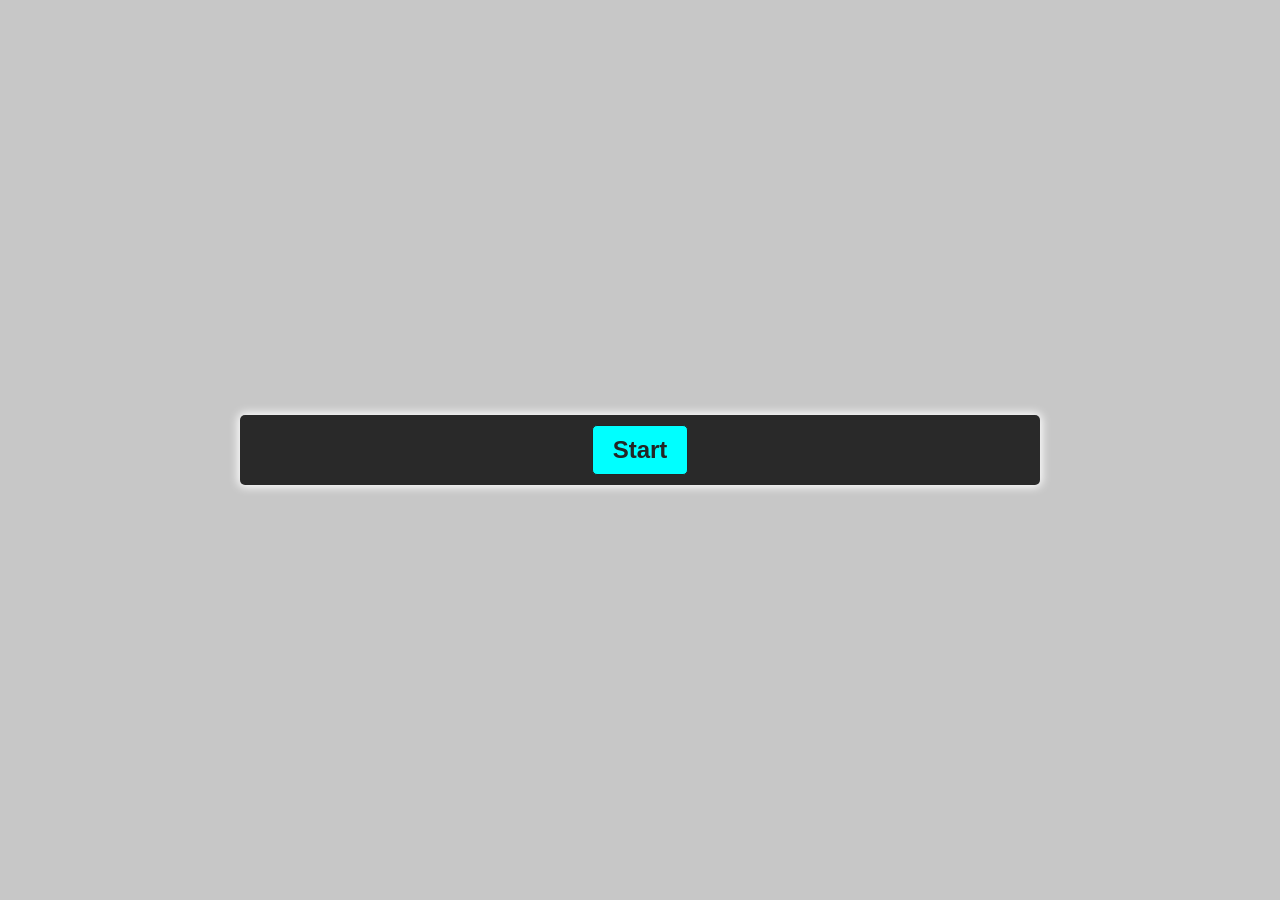
<file: weekly-project/week_03_quiz/index.html>
<!DOCTYPE html>
<html lang="en">
<head>
  <meta charset="UTF-8">
  <meta name="viewport" content="width=device-width, initial-scale=1.0">
  <meta http-equiv="X-UA-Compatible" content="ie=edge">
  <link href="./styles/style.css" rel="stylesheet">
  <script defer src="./scripts/script.js"></script>
  <title>Quiz App</title>
</head>
<body>
  <div class="container">
    <div id="question-container" class="hide">
      <div id="question">Question</div>
      <div id="answer-buttons" class="btn-grid">
        <button class="btn">Answer 1</button>
        <button class="btn">Answer 2</button>
        <button class="btn">Answer 3</button>
        <button class="btn">Answer 4</button>
      </div>
    </div>
    <div class="controls">
      <button id="start-btn" class="start-btn btn">Start</button>
      <button id="next-btn" class="next-btn btn hide">Next</button>
    </div>
  </div>
</body>
</html>
</file>
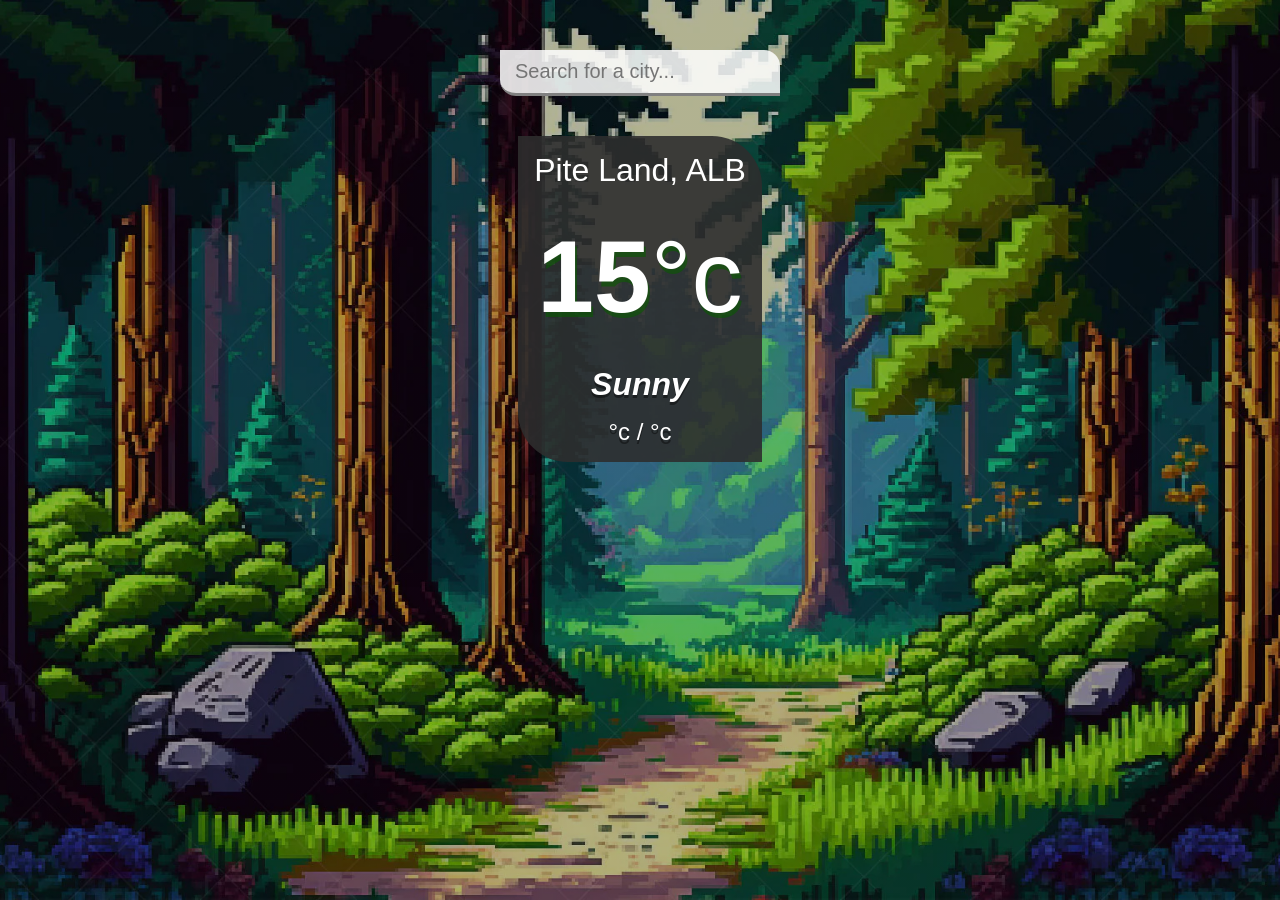
<file: weekly-project/week_04_weatherapi/index.html>
<!DOCTYPE html>
<html lang="en">
<head>
  <meta charset="UTF-8">
  <meta name="viewport" content="width=device-width, initial-scale=1.0">
  <title>Weather App</title>
  <link rel="stylesheet" href="./styles/style.css" />
</head>
<body>
  <div class="app-wrap">
    <header>
      <input type="text" autocomplete="off" class="search-box" placeholder="Search for a city..." />
    </header>
    <main>
      <div class="content-container">
        <section class="location">
          <div class="city">Pite Land, ALB</div>
          <div class="date"></div>
        </section>
        <div class="current">
          <div class="temp">15<span>°c</span></div>
          <div class="weather">Sunny</div>
          <div class="hi-low">°c / °c</div>
      </div>
      </div>
    </main>
  </div>
  <script src="./scripts/weather.js"></script>
</body>
</html>
</file>
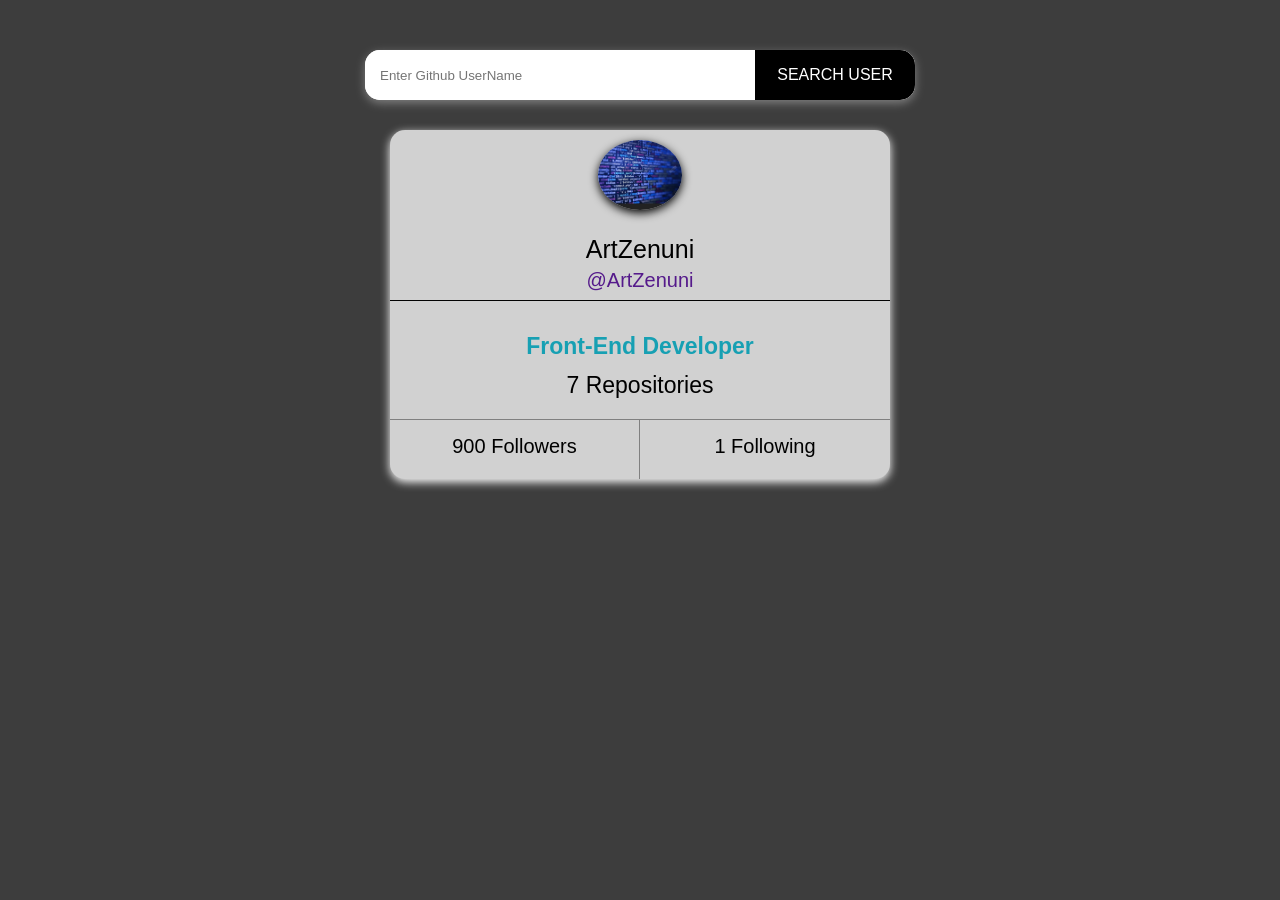
<file: weekly-project/week_05_github-explorer/index.html>
<!DOCTYPE html>
<html lang="en">
 <head>
  <meta charset="UTF-8" />
  <meta http-equiv="X-UA-Compatible" content="IE=edge" />
  <meta name="viewport" content="width=device-width, initial-scale=1.0" />
  <title>GithHub profile Finder</title>

  <!-- google fonts -->
  <link rel="preconnect" href="https://fonts.googleapis.com" />
  <link rel="preconnect" href="https://fonts.gstatic.com" crossorigin />
  <link
   rel="stylesheet"
  />

  <link rel="stylesheet" href="style.css" />
 </head>
 <body>
  <div class="container">
   <div class="search-container">
    <input
     type="text"
     name=""
     id="input"
     placeholder="Enter Github UserName"
     class=""
    />
    <div id="search" onclick="getUser()">Search User</div>
   </div>

   <div class="profile-card">
    <div class="main-info">
     <img src="./gitprofile.jpg" alt="avatar" id="prof-img" />
     <span class="name" id="name">ArtZenuni</span>
     <a href="" id="username">@ArtZenuni</a>
    </div>
    <div class="bio">
     <p id="bio">Front-End Developer</p>
     <p><span id="repo">7</span> Repositories</p>
    </div>
    <div class="follow">
     <div class="followers">
      <span class="no" id="followers">900</span>
      Followers
     </div>
     <div class="following">
      <span class="no" id="following">1</span>
      Following
     </div>
    </div>
   </div>
  </div>

  <script src="script.js"></script>
 </body>
</html>
</file>
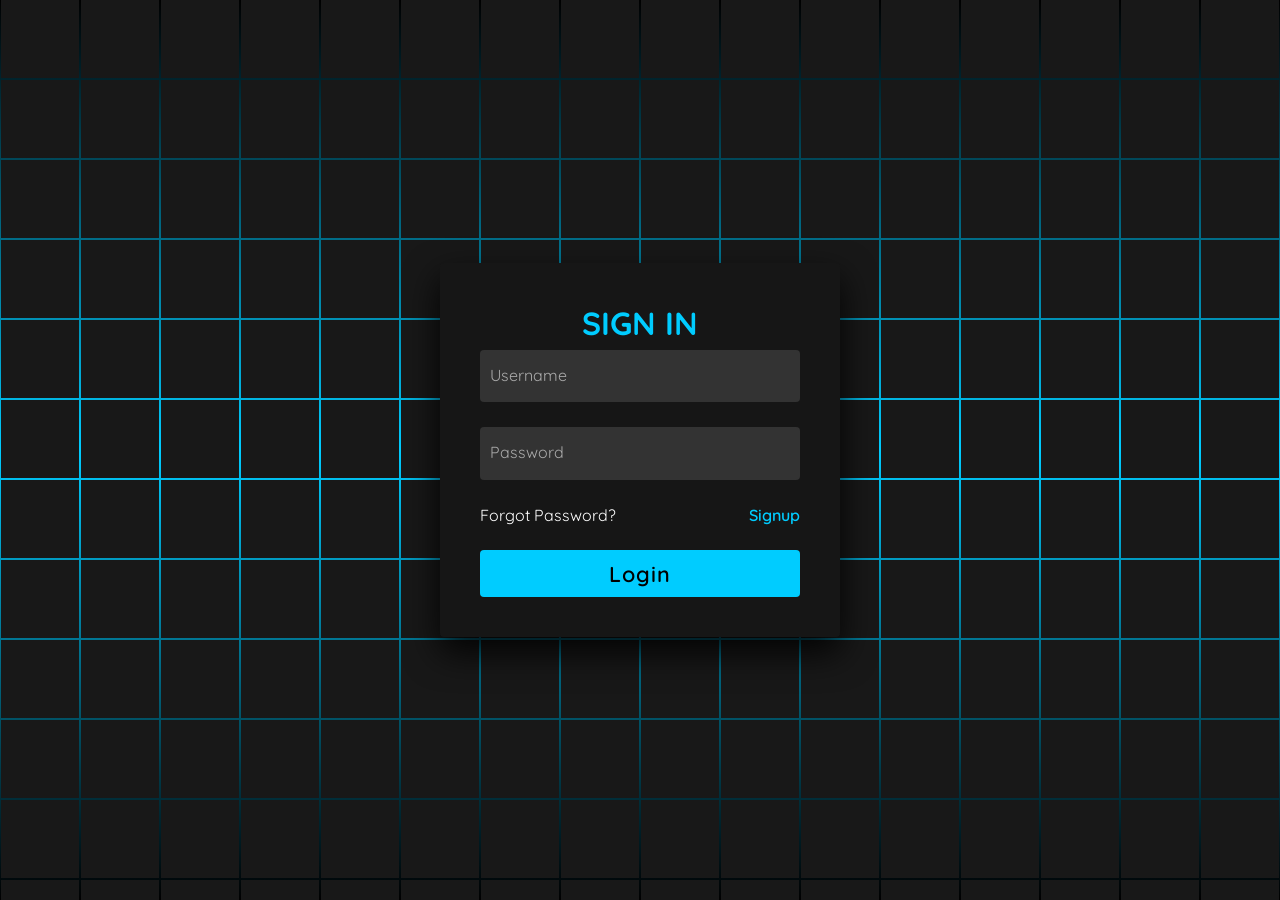
<file: weekly-project/week_06_hackersignin/index.html>
<!DOCTYPE html>
<html lang="en" >
<head>
  <meta charset="UTF-8">
  <title>Hacker Login Form</title>
  <link rel="stylesheet" href="./styles/reset.css">
  <link rel="stylesheet" href="./styles/style.css">
</head>
<body>
  
<section>
    <span></span>
    <span></span>
    <span></span>
    <span></span>
    <span></span>
    <span></span>
    <span></span>
    <span></span>
    <span></span>
    <span></span>
    <span></span>
    <span></span>
    <span></span>
    <span></span>
    <span></span>
    <span></span>
    <span></span>
    <span></span>
    <span></span>
    <span></span>
    <span></span>
    <span></span>
    <span></span>
    <span></span>
    <span></span>
    <span></span>
    <span></span>
    <span></span>
    <span></span>
    <span></span>
    <span></span>
    <span></span>
    <span></span>
    <span></span>
    <span></span>
    <span></span>
    <span></span>
    <span></span>
    <span></span>
    <span></span>
    <span></span>
    <span></span>
    <span></span>
    <span></span>
    <span></span>
    <span></span>
    <span></span>
    <span></span>
    <span></span>
    <span></span>
    <span></span>
    <span></span>
    <span></span>
    <span></span>
    <span></span>
    <span></span>
    <span></span>
    <span></span>
    <span></span>
    <span></span>
    <span></span>
    <span></span>
    <span></span>
    <span></span>
    <span></span>
    <span></span>
    <span></span>
    <span></span>
    <span></span>
    <span></span>
    <span></span>
    <span></span>
    <span></span>
    <span></span>
    <span></span>
    <span></span>
    <span></span>
    <span></span>
    <span></span>
    <span></span>
    <span></span>
    <span></span>
    <span></span>
    <span></span>
    <span></span>
    <span></span>
    <span></span>
    <span></span>
    <span></span>
    <span></span>
    <span></span>
    <span></span>
    <span></span>
    <span></span>
    <span></span>
    <span></span>
    <span></span>
    <span></span>
    <span></span>
    <span></span>
    <span></span>
    <span></span>
    <span></span>
    <span></span>
    <span></span>
    <span></span>
    <span></span>
    <span></span>
    <span></span>
    <span></span>
    <span></span>
    <span></span>
    <span></span>
    <span></span>
    <span></span>
    <span></span>
    <span></span>
    <span></span>
    <span></span>
    <span></span>
    <span></span>
    <span></span>
    <span></span>
    <span></span>
    <span></span>
    <span></span>
    <span></span>
    <span></span>
    <span></span>
    <span></span>
    <span></span>
    <span></span>
    <span></span>
    <span></span>
    <span></span>
    <span></span>
    <span></span>
    <span></span>
    <span></span>
    <span></span>
    <span></span>
    <span></span>
    <span></span>
    <span></span>
    <span></span>
    <span></span>
    <span></span>
    <span></span>
    <span></span>
    <span></span>
    <span></span>
    <span></span>
    <span></span>
    <span></span>
    <span></span>
    <span></span>
    <span></span>
    <span></span>
    <span></span>
    <span></span>
    <span></span>
    <span></span>
    <span></span>
    <span></span>
    <span></span>
    <span></span>
    <span></span>
    <span></span>
    <span></span>
    <span></span>
    <span></span>
    <span></span>
    <span></span>
    <span></span>
    <span></span>
    <span></span>
    <span></span>
    <span></span>
    <span></span>
    <span></span>
    <span></span>
    <span></span>
    <span></span>
    <span></span>
    <span></span>
    <span></span>
    <span></span>
    <span></span>
    <span></span>
    <span></span>
    <span></span>
    <span></span>
    <span></span>
    <span></span>
    <span></span>
    <span></span>
    <span></span>
    <span></span>
    <span></span>
    <span></span>
    <span></span>
    <span></span>
    <span></span>
    <span></span>
    <span></span>
    <span></span>
    <span></span>
    <span></span>
    <span></span>
    <span></span>
    <span></span>
    <span></span>
    <span></span>
    <span></span>
    <span></span>
    <span></span>
    <span></span>
    <span></span>
    <span></span>
    <span></span>
    <span></span>
    <span></span>
    <span></span>
    <span></span>
    <span></span>
    <span></span>
    <span></span>
    <span></span>
    <span></span>
    <span></span>
    <span></span>
    <span></span>
    <span></span>
    <span></span>
    <span></span>
    <span></span>
    <span></span>
    <span></span>
    <span></span>
    <span></span>
    <span></span>
    <span></span>
    <span></span>
    <span></span>
    <span></span>
    <span></span>
    <span></span>
    <span></span>
    <span></span>
    <span></span>
    <span></span>
    <span></span>
    <span></span>
    <span></span>
    <span></span>
    <span></span>
    <span></span>
    <span></span>
    <span></span>
    <span></span>
    <div class="signin">
      <div class="content">
        <h2>Sign In</h2>
        <div class="form">
          <div class="inputBox">
            <input type="text" required>
            <i>Username</i>
          </div>
          <div class="inputBox">
            <input type="password" required>
            <i>Password</i>
          </div>
          <div class="links">
            <a href="#">Forgot Password?</a>
            <a href="#">Signup</a>
          </div>
          <div class="inputBox">
            <input type="submit" value="Login">
          </div>
        </div>
      </div>
    </div>
  </section>
<!-- partial -->
  
</body>
</html>
</file>
<file: projects/blog-platform/styles/style.css>
* {
    box-sizing: border-box;
    cursor: none;
}

#img:hover {
    cursor: none;
}

header{
    background-image: url("https://wallpapers.com/images/featured/4k-tech-ulcajgzzc25jlrgi.jpg");
}

.inner-cursor {
    position: fixed;
    left: 10px;
    width: 10px;
    height: 10px;
    transform: translate(-50%, -50%);
    background-color: white;
    mix-blend-mode: difference;
    border-radius: 100%;
    pointer-events: none;
    transition: width 0.2s, width 0.2s;
}

.inner-cursor.grow {
    width: 25px;
    height: 25px;
    transition: width 0.2s, width 0.2s;
}

.outer-cursor {
    position: fixed;
    left: 10px;
    width: 25px;
    height: 25px;
    border: 2px solid white;
    transform: translate(-50%, -50%);
    mix-blend-mode: difference;
    border-radius: 50%;
    pointer-events: none;
    transition: 0.2s;
}

body {
    background-color: #1b1b1b;
  display: flex;
  justify-content: center;
  width: 100%;
  height: calc(max(100vh, 400px));
  padding: 100px;
  color: #d1cfcf;
  font-family: "Plus Jakarta Sans", sans-serif;
}

body article {
    width: 100%;
    max-width: 1000px;
}

body article header {
  display: flex;
  flex-direction: column;
  justify-content: space-between;
  width: 100%;
  min-height: 300px;
  padding: 50px;
  border-radius: 16px;
  color: #fff;
  background-position: center;
  background-repeat: no-repeat;
  background-size: cover;
}

body article header .upper-header {
    display: flex;
    justify-content: space-between;
    padding-bottom: 20px;
}

body article header .upper-header .mini-title {
    font-size: 1.125rem;
    font-weight: bold;
    letter-spacing: 0.4rem;
    text-transform: uppercase;
    opacity: 0.9;
}

body article header .upper-header .date-since {
    display: flex;
    align-items: center;
    opacity: 0.5;
    font-size: 0.875rem;
}

body article header .upper-header .date-since .date-value {
    display: inline-block;
    padding-bottom: 2px;
}

body article header .upper-header .date-since svg {
    width: 20px;
    margin-left: 10px;
}

body article header .lower-header {
    padding-top: 50px;
}

body article header .lower-header .tags-container {
    display: flex;
    align-items: center;
    opacity: 0.75;
    margin-bottom: 12px;
}

body article header .lower-header .tags-container > span:not(:nth-child(2))::before {
    content: ", ";
}

body article header .lower-header .tags-container svg {
    width: 20px;
    margin-right: 10px;
}

body article header .lower-header .tags-container span {
    font-size: 0.875rem;
}

body article header .lower-header .title {
    margin: 20px 0 0px 0;
    font-size: 3rem;
    font-weight: bold;
    opacity: 0.9;
}

body article header .lower-header p {
    width: 50%;
    margin-top: 10px;
    opacity: 0.75;
    line-height: 1.75;
}

body .summary {
  display: grid;
  justify-content: space-between;
  grid-template-columns: repeat(2, 1fr);
  grid-auto-rows: minmax(100px, auto);
  grid-row-gap: 60px;
}
@media (max-width: 1000px) {
  body .summary {
    grid-template-columns: 1fr;
  }
}
body .summary h3{
    font-size: 1.8em;
    margin-bottom: 1em;
}
body .summary a {
    font-size: 1 em;
    color: white;
    text-decoration: none;
    --s: 0.1em;
    /* the thickness of the line */
    --c: #f1faee;
    /* the color */

    color: #457b9d;
    padding-bottom: var(--s);
    background:
        linear-gradient(90deg, var(--c) 50%, #000 0) calc(100% - var(--_p, 0%))/200% 100%,
        linear-gradient(var(--c) 0 0) 0% 100%/var(--_p, 0%) var(--s) no-repeat;
    -webkit-background-clip: text, padding-box;
    background-clip: text, padding-box;
    transition: 0.5s;
}

body .summary a:hover {
    --_p: 100%
}

body .summary p {
    padding-right: 30px;
    font-size: 1.05rem;
    color: white;
    text-decoration: none;
    --s: 0.1em;
    /* the thickness of the line */
    --c: #f1faee;
    /* the color */
    color: #b9babb;
    padding-bottom: var(--s);
    background:
        linear-gradient(90deg, var(--c) 50%, #000 0) calc(100% - var(--_p, 0%))/200% 100%,
        linear-gradient(var(--c) 0 0) 0% 100%/var(--_p, 0%) var(--s) no-repeat;
    -webkit-background-clip: text, padding-box;
    background-clip: text, padding-box;
    transition: 0.5s;
}

body .main-article {
    width: 100%;
    margin-top: 50px;
    padding-bottom: 50px;
    line-height: 1.75;
}


@media screen and (max-width: 1024px) {
    body {
        padding: 50px;
    }

    body article header .lower-header .subtitle {
        width: 100%;
    }
}

@media screen and (max-width: 768px) {
    body article header .lower-header .title {
        word-break: break-all;
    }

    body article .summary {
        flex-direction: column;
    }

    body article .summary .summary-item:not(:last-child) {
        padding-bottom: 30px;
    }

    body article .main-article .gallery {
        grid-template-areas: "img1 img1""img1 img1""img2 img3""img4 img5";
    }
}

@media screen and (max-width: 580px) {
    body article header .lower-header .title {
        word-break: normal;
    }
}

@media screen and (max-width: 425px) {
    body {
        padding: 25px;
    }

    body article header .upper-header .date-since {
        display: none;
    }
}
</file>
<file: projects/bootstrap/styles/css.css>
.hero {
    background: url('../images/hero.jpg');
    background-size: cover;
    height: 70vh;
    padding: 100px 0;
    text-align: center;
  }

.hero h1, .hero p{
    color: white;
  }

  .features {
    text-align: center;
    padding: 60px 0;
  }

  .row{
    background-color: rgb(148, 148, 148);
    padding: 1rem;
    border-radius: 8px;
  }

  .testimonial {
    background: #f1f1f1;
    padding: 60px 0;
  }
  .footer {
    background: #343a40;
    color: #ffffff;
    padding: 20px 0;
  }

  @media screen and (max-width: 450px) {
    .hero {
      height: 100vh;
    }
  }
</file>
<file: projects/desert_page/styles/modernahh.css>
html, body, div, span, applet, object, iframe, h1, h2, h3, h4, h5, h6, p, blockquote, pre, a, abbr, acronym, address, big, cite, code, del, dfn, em, img, ins, kbd, q, s, samp, small, strike, strong, sub, sup, tt, var, b, u, i, center, dl, dt, dd, ol, ul, li, fieldset, form, label, legend, table, caption, tbody, tfoot, thead, tr, th, td, article, aside, canvas, details, embed, figure, figcaption, footer, header, hgroup, menu, nav, output, ruby, section, summary, time, mark, audio, video {
    margin: 0;
    padding: 0;
    border: 0;
    font-size: 100%;
    font: inherit;
    vertical-align: baseline;
}

article, aside, details, figcaption, figure, footer, header, hgroup, menu, nav, section {
    display: block;
}

body {
    line-height: 1;
    font-family: Georgia, 'Times New Roman', Times, serif;
}

ol, ul {
    list-style: none;
    text-decoration: none;
}

a {
    text-decoration: none;
}

blockquote, q {
    quotes: none;
}

blockquote:before, blockquote:after, q:before, q:after {
    content: '';
    content: none;
}

table {
    border-collapse: collapse;
    border-spacing: 0;
}

.imgcontainer {
    background-image: url('../Img/Man In Desert.jpeg');
    height: 100vh;
    background-repeat: no-repeat;
    background-position: center;
    background-size: cover;
    position: relative;
}

.navbar ul {
    display: flex;
    flex-direction: row;
    padding-top: 20px;
    justify-content: space-around;
}

nav {
    background-color: rgba(0, 0, 0, 0.499);
    padding-bottom: 1.25rem;
}

.navbar ul li a {
    position: relative;
    color: rgb(217, 217, 217);
    padding: 10px 15px;
    transition: color 0.3s;
    border-radius: 8px;
    font-weight: 1000;
}

.navbar ul li a::after {
    content: '';
    position: absolute;
    width: 0;
    height: 2px;
    display: flex;
    align-items: flex-end;
    margin-top: 0.2rem;
    right: 0;
    background: rgb(217, 217, 217);
    transition: width 0.3s ease, background-color 0.3s ease;
}

.navbar ul li a:hover::after {
    width: 100%;
    left: 0;
    background: rgb(245, 198, 198);
}

main{
    background-color: rgba(0, 0, 0, 0.5);
    padding: 50px 50px;
    border-radius: 8px;
    display: flex;
    flex-direction: column;
    align-items: center;
    cursor: default;
}

main {
    color: antiquewhite;
    text-align: center;
    position: absolute;
    top: 50%;
    left: 50%;
    transform: translate(-50%, -50%);
    font-weight: 1000;
}

.btn {
    margin-top: 1rem;
    background-color: rgba(17, 17, 17, 0.949);
    padding: 10px;
    width: 48%;
    border-radius: 8px;
}

.btn a{
    color: white;
}

button{
    margin-top: 1.5rem;
    background-image: linear-gradient(45deg, #e17e0d,#ffffff);
    background-position: center;
    background-size: 100%;
    border: none; 
    outline: none;
    font-family: sans-serif;
    font-weight: bold; 
    color:#fff;
    letter-spacing: 1px;
    text-transform: capitalize;
    position: relative;
    width: 10rem;
    padding: 0.6rem 0;
    border-radius: 20px;
    cursor: pointer;
    animation: moving 2.55 linear infinite;
    }

    button::after{
        content: '';
        position: absolute;
        inset: 0;
        background-image: inherit;
        border-radius: inherit;
        z-index: -1;
        filter: blur(10px);
        opacity: 0;
        transition: all .5s ease;
    }

    button:hover{
        animation: moving 2.5s linear infinite;
    }

    button:hover::after{
        opacity: 1;
    }
    
    
    @keyframes moving {
    0%{
    filter: hue-rotate(0deg);
    }
    20% {
    filter: hue-rotate(45deg);
    }
    40%{
    filter: hue-rotate(90deg);
    }
    60%{
    filter: hue-rotate(180deg);
    }
    80%{
    filter: hue-rotate(270deg);
    }
    100%{
    filter: hue-rotate(360deg);
    }
    }

    footer{
        background-color: rgba(0, 0, 0, 0.729);
        position: absolute;
        display: flex;
        flex-direction: column;
        bottom: 0rem;
        width: 100vw;
        height: 8rem;
        align-items: center;
        justify-content: center;
        gap: 1rem;
        cursor: default;
    }

    .socialpanel{
        display: flex;
        gap: 1rem;
    }

    .socialpanel img{
        max-width: 3rem;
        max-height: 3rem;
        padding: 0.3rem;
        background-color: rgba(62, 62, 62, 0.573);
        border-radius: 8px;
        transition: all 0.3s ease-in-out;
    }

    .socialpanel img:hover{
        transform: scale(1.3);
        cursor: pointer;
        background-color: rgba(92, 92, 92, 0.6);
    }

    .copyright{
        color: #fff;
        margin-bottom: 0.3rem;
        text-align: center;
    }
</file>
<file: projects/e-commerce/styles/style.css>
/* Reset and common styles */
* {
    margin: 0;
    padding: 0;
    box-sizing: border-box;
}

:root {
    --primary-color: #00ffff;
    --secondary-color: #1a1a1a;
    --background-color: #242424;
    --text-color: #333;
    --white-color: #fff;
    --border-radius: 5px;
    --transition-duration: 0.3s;
    --box-shadow-hover: 0 2px 8px rgba(0, 0, 0, 0.1);
}

body {
    font-family: Arial, sans-serif;
    line-height: 1.6;
    background-color: var(--background-color);
    color: var(--text-color);
}

header, footer {
    background-color: var(--secondary-color);
    color: var(--white-color);
    text-align: center;
    padding: 1rem 0;
    z-index: 100;
}

header {
    position: sticky;
    top: 0;
}

header h1, header nav ul, footer p {
    margin: 0;
}

header nav ul {
    list-style: none;
    display: flex;
    justify-content: center;
    gap: 2rem;
}

header nav a {
    color: var(--white-color);
    text-decoration: none;
    font-weight: bold;
    transition: color var(--transition-duration) ease;
}

header nav a:hover {
    color: var(--primary-color);
}

main {
    padding: 2rem;
}

h2 {
    margin-bottom: 1rem;
    border-bottom: 2px solid var(--primary-color);
    padding-bottom: 0.5rem;
    color: white;
    text-align: center;
}

#products .product-list {
    display: grid;
    grid-template-columns: repeat(auto-fit, minmax(250px, 1fr));
    gap: 2rem;
    margin-top: 2rem;
}

.product {
    background: var(--white-color);
    border: 1px solid #ddd;
    border-radius: var(--border-radius);
    display: flex;
    flex-direction: column;
    align-items: center;
    padding: 1rem;
    text-align: center;
    transition: box-shadow var(--transition-duration) ease;
}

button:hover {
    background: black;
    color: var(--primary-color);
    transform: translateY(-2px);
}

.product h3 {
    margin-bottom: 1rem;
}

.product-image-container {
    width: 100%;
    height: 0;
    padding-bottom: 75%; /* Adjust based on the aspect ratio you want */
    position: relative;
    overflow: hidden; /* Ensures content doesn't overflow the container */
    margin-bottom: 1rem;
}


.product-image {
    width: 100%;
    height: 100%;
    position: absolute;
    top: 0;
    left: 0;
    object-fit: cover; /* Ensures the image covers the container without distortion */
    border-radius: var(--border-radius);
}

.product p {
    color: var(--primary-color);
    font-size: 1.2rem;
    margin-bottom: 1rem;
}


button {
    background: var(--primary-color);
    color: var(--white-color);
    border: none;
    padding: 0.5rem 1rem;
    border-radius: var(--border-radius);
    cursor: pointer;
    transition: all ease var(--transition-duration);
}

button:hover {
    background: var(--primary-color);
    color: #1a1a1a;
    transform: translateY(-2px);
}

#checkout {
    background: #28a745;
    margin-top: 1rem;
}

#checkout:hover {
    background: #218838;
}

#cart {
    margin-top: 3rem;
}

.cart-items {
    background-color: white;
    padding: 1rem;
    border-radius: 8px;
    min-height: 200px;
}

.cart-item {
    display: flex;
    justify-content: space-between;
    align-items: center;
    padding: 0.5rem 0;
    border-bottom: 1px solid #ddd;
}

.cart-item:last-child {
    border-bottom: none;
}

.cart-total {
    text-align: right;
    margin-top: 1rem;
    color: white;
}

#contact form {
    display: flex;
    flex-direction: column;
    gap: 1rem;
    margin-top: 1rem;
    color: white;
}

#contact form label {
    font-weight: bold;
    color: white;
}


#contact form input, #contact form textarea {
    padding: 0.5rem;
    border: 1px solid #ddd;
    border-radius: var(--border-radius);
    font-size: 1rem;
    color: white;
}

#contact button{
    text-align: center;
}

#contact button:hover{

        background: black;
        color: var(--primary-color);
        transform: translateY(-2px);

}

footer {
    position: relative;
    bottom: 0;
    width: 100%;
    margin-top: 2rem;
    border-top: 1px solid #eee;
}
</file>
<file: projects/law-firm-page/styles/styles.css>
/* General Styles */
* {
    margin: 0;
    padding: 0;
    box-sizing: border-box;
    font-family: Arial, sans-serif;
}

body {
    line-height: 1.6;
}

.navbar {
    display: flex;
    justify-content: space-between;
    align-items: center;
    padding: 20px;
    background-color: #33333341;
    color: white;
    position: fixed;
    width: 100%;
    top: 0;
    left: 0;
    z-index: 1000;
}

.nav-links {
    list-style: none;
    display: flex;
}

.nav-links li {
    margin-left: 20px;
}

.nav-links a {
    color: white;
    text-decoration: none;
}

.menu-icon {
    display: none;
    flex-direction: column;
    cursor: pointer;
    z-index: 1001; /* Ensure it is above other elements */
}

.bar {
    width: 25px;
    height: 3px;
    background-color: white;
    margin: 4px 0;
    transition: all 0.3s ease;
}

.bar1 {
    transform-origin: top left;
}

.bar3 {
    transform-origin: bottom left;
}

/* Change the bars to a "X" shape when active */
.menu-icon.active .bar1 {
    transform: rotate(45deg) translate(5px, 5px);
}

.menu-icon.active .bar2 {
    opacity: 0;
}

.menu-icon.active .bar3 {
    transform: rotate(-45deg) translate(5px, -5px);
}

.hero {
    background: url('../imgs/lawhero.jpeg') no-repeat center center/cover;
    height: 100vh;
    display: flex;
    flex-direction: column;
    justify-content: center;
    align-items: center;
    color: rgba(32, 12, 12, 0.041);
    text-align: center;
    padding-top: 80px; /* Adjusted for the fixed navbar */
}

.hero-content{
    color: rgb(255, 255, 255);
    border-radius: 2rem;
    padding: 1rem;
    align-self: flex-start;
    text-align: center;
    margin-left: 1rem;
    position: absolute;
    top: 11%;

}

.hero-content h2 {
    font-size: 3rem;
}

.hero-content p {
    margin: 20px 0;
    font-size: 1.2rem;
}

.btn {
    padding: 10px 20px;
    background-color: red;
    color: white;
    text-decoration: none;
    border-radius: 5px;
    transition: all ease-in-out 0.3s;
}

.btn:hover {
    background-color: #d31900;
}

.services, .about, .contact {
    padding: 50px 20px;
    text-align: center;
}

.services h2, .about h2, .contact h2 {
    margin-bottom: 30px;
    font-size: 2.5rem;
    color: #333;
}

.service-cards {
    display: flex;
    justify-content: space-around;
    gap: 3rem
}

.card {
    display: flex;
    flex-direction: column;
    justify-content: center;
    background-color: #f4f4f4;
    padding: 20px;
    border-radius: 10px;
    height: 25rem;
    margin: 0 auto;
    transition: all ease-in-out 0.5s;
}

.card:hover{
transform: scale(1.1);
background-color: #161616;
color: #d31900;
}

.card h3 {
    margin-bottom: 10px;
}

.card p {
    color: #555;
}

.about p {
    max-width: 800px;
    margin: 0 auto;
    font-size: 1.2rem;
    color: #555;
}

.contact form {
    max-width: 600px;
    margin: 0 auto;
    display: flex;
    flex-direction: column;
}

.contact input, .contact textarea {
    padding: 10px;
    margin-bottom: 20px;
    border: 1px solid #ddd;
    border-radius: 5px;
}

.footer {
    padding: 20px;
    background-color: #333;
    color: white;
    text-align: center;
}

@media (max-width :1269px) and (min-width :769px){
    .hero-content{
        background-color: #d31900a2;
    }
}

/* Responsive Design */
@media (max-width: 768px) {
    .nav-links {
        display: flex; /* Change to flex for transition to work */
        flex-direction: column;
        width: 100%;
        position: absolute;
        top: 60px;
        left: 0;
        background-color: #33333341;
        overflow: hidden;
        max-height: 0;
        margin-top: 1.1rem;
        transition: max-height 0.4s ease-out; /* Add transition for dropdown animation */
    }

    .nav-links.active {
        max-height: 300px; /* Adjust based on content height for a smooth dropdown */
        transition: max-height 0.4s ease-in; /* Ensure smooth transition */
    }

    .nav-links li {
        margin: 15px 0;
    }

    .menu-icon {
        display: flex;
    }

    .service-cards {
        flex-direction: column;
        align-items: center;
    }

    .card {
        width: 80%;
        margin-bottom: 20px;
        text-align: center;
    }

    .hero-content{
        color: rgb(255, 255, 255);
        border-radius: 2rem;
        padding: 1rem;
        align-self: center;
        text-align: center;
        margin-left: 1rem;
        position: absolute;
        top: 36%;
        background-color: #d31900a2;
    
    }

}
</file>
<file: projects/shopping_cards/styles/style.css>
:root {
    --font-color: rgb(37, 37, 37);
    --btn-color: bisque;
    --background-panel-color: rgb(179, 179, 179);
}

header {
    background-color: black;
    padding: 1rem;
}

nav ul {
    display: flex;
    gap: 2rem;
    color: var(--font-color);
    justify-content: space-evenly;
}

nav ul a li {
    color: white;
}


body {
    margin: 0;
    font-family: Arial, Helvetica, sans-serif;
    text-decoration: none;
    background: linear-gradient(90deg, rgba(201, 201, 201, 1) 50%, rgba(152, 152, 152, 1) 100%);
}

.container {
    margin-top: 2em;
    display: flex;
    flex-wrap: wrap;
    justify-content: center;
    gap: 20px;
}

img {
    max-width: 80px;
    max-height: 80px;
    margin-bottom: 15px;
}

.panel {
    background-color: var(--background-panel-color);
    border-radius: 8px;
    width: 150px;
    height: 200px;
    padding: 20px;
    margin-left: 10px;
    box-shadow: 0px 2px 12px rgb(60, 60, 60);
    display: flex;
    flex-direction: column;
    align-items: center;
}

.panel:hover {
    box-shadow: 0px 2px 24px rgb(24, 24, 24);
    /* transform: scale(1.1); */
    /* I am not sure if I like this - ask for opinion */
}

.panel h3 {
    cursor: default;
    margin: 0;
    font-weight: 1000;
    color: var(--focolor);

}

.price {
    color: black;
    font-size: 20px;
    margin: 0;
    cursor: default;
}

img {
    margin-top: 1.2rem;
    margin-bottom: auto;
}

.container button {
    margin-top: 0.3rem;
    margin-bottom: 10px; /* Added margin-bottom to lift the button slightly */
    padding: 12px 16px;
    background: rgb(149, 149, 149);
    background: radial-gradient(circle, rgba(149, 149, 149, 1) 50%, rgba(99, 99, 99, 1) 100%);
    border-radius: 1000px;
    font-size: 0.8rem;
    cursor: pointer;
    color: var(--btn-color);
    white-space: nowrap;
    border: none;
    text-decoration: none;
}

button:hover {
    box-shadow: 0px 2px 15px black;
}

.seperator{
    display: flex;
    margin-right: 2rem;
}

.checkout{
    display: flex;
    background-color: rgb(22, 22, 22);
    justify-content: flex-end;
    position: static;
    gap: 1rem;
    flex-direction: column;
    height: 6rem;
    min-width: 10rem;
    margin-top: 2rem;
    border-radius: 8px;
    margin-left: 1rem;
}

.checkout p{
    color: rgb(226, 226, 226);
    justify-self: center;
    align-self: center;
    text-align: center;
}

.checkout button{
    height: 2rem;
    width: 5rem;
    align-self: center;
}


*::-webkit-scrollbar {
    border-radius: 20px;
}

*::-webkit-scrollbar-track {
    background: rgb(190, 191, 190);
}

*::-webkit-scrollbar-thumb {
    background-color: rgb(150, 150, 150);
    border-radius: 1000px;
}

@media screen and (max-width: 600px) {
    nav ul {
      flex-direction: column;
      text-align: center;
    }
  }
</file>
<file: weekly-project/week_01_calculator/styles/calc.css>
body{
    display: flex;
    height: 100vh;
    flex-direction: column;
    justify-content: center;
    align-items: center;
    margin: 0;
}

.calculator{
    font-family: Arial, Helvetica, sans-serif;
    background-color: #1a1a1a;
    border-radius: 1rem;
    max-width: 500px;
    overflow: hidden;
    font-size: 2rem;
}

.display{
    width: 100%;
    padding: 20px;
    text-align: left;
    border: none;
    background-color: hsl(0,0%, 20%);
    color: white;
}

.keys{
    display: grid;
    grid-template-columns: repeat(4, 1fr);
    gap: 0.5rem;
    margin-top: 1rem;
    padding: 1.5rem;
}

button{
    padding: 0.5rem;
    border-radius: 800rem;
    height: 3rem;
    width: 3rem;
    border: 0;
    cursor: pointer;
    background-color: rgb(59, 59, 59);
    color: whitesmoke;
    font-size: 1.2rem;
    font-weight: bolder;
}

button:hover{
    background-color: rgb( 100, 100, 100);
    color: grey;
}

button:active{
    background-color: rgb(150,150,150);
}
.operator{
    background-color: rgb(255, 166, 0)
}

.operator:hover{
    background-color: rgb(255, 181, 44);
}

.operator:active{
    background-color: rgb(255, 198, 91);
}
</file>
<file: weekly-project/week_02_page_scroll_indicator/style/Index.css>
body{
    height: 100vh;
    font-family: sans-serif;
    background-color: black;
    color: white;
}

.content{
    padding: 4rem;
}

section{
    border: 2px solid white;
    margin: 20px 0px;
    padding: 20px;
}

section h1{
    margin: 10px 0px;
}

.scroll-indicator{
    height: 5px;
    width: 90vw;
    top: 10px;
    left: 3em;
    border-radius: 3px;
    position: fixed;
}

.scroll-indicator .progress{
    height: 100%;
    width: 0;
    border-radius: 3px;
    background: linear-gradient(30deg, #2fff00, #ffffff);
    transition: width 0.1s;
}
</file>
<file: weekly-project/week_03_quiz/styles/style.css>
*, *::before, *::after {
    box-sizing: border-box;
    margin: 0;
    padding: 0;
    color: white;
    font-family: 'Franklin Gothic Medium', 'Arial Narrow', Arial, sans-serif;
  }

  
  body {
    padding: 0;
    margin: 0;
    display: flex;
    width: 100vw;
    height: 100vh;
    justify-content: center;
    align-items: center;
    background-color: rgb(199, 199, 199);
  }
  
  
  .container {
    width: 800px;
    max-width: 80%;
    background-color: rgb(41, 41, 41);
    border-radius: 5px;
    padding: 10px;
    box-shadow: 0 0 10px 2px;
  }
  
  .btn-grid {
    display: grid;
    grid-template-columns: repeat(2, auto);
    gap: 10px;
    margin: 20px 0;
  }
  
  .btn {
    color: aqua;
    border: 1px solid rgb(37, 37, 37);
    background-color: aqua;
    border-radius: 5px;
    padding: 5px 10px;
    color: rgb(36, 36, 36);
    outline: none;
  }
  
  .btn:hover {
    border-color: rgb(97, 97, 97);
  }
  
  .btn.correct {
    background-color: rgb(47, 255, 64);
    color: black;
  }
  
  .btn.wrong {
    background-color: red;
  }
  
  .start-btn, .next-btn {
    font-size: 1.5rem;
    font-weight: bold;
    padding: 10px 20px;
  }
  
  .controls {
    display: flex;
    justify-content: center;
    align-items: center;
  }
  
  .hide {
    display: none;
  }
</file>
<file: weekly-project/week_04_weatherapi/styles/style.css>
* {
  margin: 0;
  padding: 0;
  box-sizing: border-box;
}

body {
  font-family: 'montserrat', sans-serif;
  background-image: url('../images/bg.webp');
  background-size: cover;
  background-position: top center;
}

.app-wrap {
  display: flex;
  flex-direction: column;
  min-height: 100vh;
  background-image: linear-gradient(to bottom, rgba(0, 0, 0, 0.3), rgba(0, 0, 0, 0.3));
}

header {
  display: flex;
  justify-content: center;
  align-items: center;
  padding: 50px 15px 15px;
}

header input {
  width: 100%;
  max-width: 280px;
  padding: 10px 15px;
  border: none;
  outline: none;
  background-color: rgba(255, 255, 255, 0.856);
  border-radius: 0px 16px 0px 16px;
  border-bottom: 3px solid gray;

  color: #313131;
  font-size: 20px;
  font-weight: 300;
  transition: 0.2s ease-out;
}

header input:focus {
  background-color: rgba(255, 255, 255, 0.6);
}

.content-container{
  background-color: rgba(46, 46, 46, 0.89);
  padding: 1rem;
  border-top-right-radius: 50px;
  border-bottom-left-radius: 50px;
}

main {
  flex: 1 1 100%;
  padding: 25px 25px 50px;
  display: flex;
  flex-direction: column;
  align-items: center;
  text-align: center;
}

.location .city {
  color: #fff;
  font-size: 32px;
  font-weight: 500;
  margin-bottom: 5px;
}

.location .date {
  color: #fff;
  font-size: 16px;
}

.current .temp {
  color: #fff;
  font-size: 102px;
  font-weight: 900;
  margin: 30px 0px;
  text-shadow: 2px 5px rgba(8, 90, 0, 0.6);
}

.current .temp span {
  font-weight: 500;
}

.current .weather {
  color: #fff;
  font-size: 32px;
  font-weight: 700;
  font-style: italic;
  margin-bottom: 15px;
  text-shadow: 0px 3px rgba(0, 0, 0, 0.4);
}

.current .hi-low {
  color: #fff;
  font-size: 24px;
  font-weight: 500;
  text-shadow: 0px 4px rgba(0, 0, 0, 0.4);
}
</file>
<file: weekly-project/week_05_github-explorer/style.css>
*{
    margin: 0;
    padding: 0;
    box-sizing: border-box;
}

body{
    background: url("https://img2.pngio.com/github-on-the-hunt-for-a-new-diversity-lead-developers-techworld-github-universe-png-800_450.png");
    background-repeat: no-repeat;
    background-size: cover;
    background-attachment: fixed;
    background-color: rgb(61, 61, 61);
    font-family: 'Franklin Gothic Medium', 'Arial Narrow', Arial, sans-serif;
}
.container{
    width: 100%;
   
}

.search-container{
    position: relative;
    width: 550px;
    height: 50px;
    background-color: #ffffff;
    /* margin-bottom: 30px; */
    border-radius: 15px;
    overflow: hidden;
    display: flex;
    justify-content: center;
    align-items: center;
    flex-direction: column;
    margin: 0 auto;
    margin-top: 50px;  
    box-shadow: 0 3px 10px gray;
}

#input{
    width: 100%;
    height: 100%;
    background-color: #fff;
    border: none;
    outline: none;
    padding: 5px 160px 5px 15px;
    box-sizing: border-box;
}

#search{
    width: 160px;
    height: 100%;
    position: absolute;
    top: 0;
    right: 0;
    display: flex;
    justify-content: center;
    align-items: center;
    background-color: #000;
    color : white;
    cursor: pointer;
    text-transform: uppercase;
}

.profile-card{
  
    width: 500px;
    background-color: rgb(209, 209, 209);
    margin: 0 auto;
    margin-top: 30px;
    border-radius: 15px;
    overflow: hidden;
    margin-bottom: 15px;
    box-shadow: 0 3px 10px rgb(255, 255, 255);
    font-family: 'Franklin Gothic Medium', 'Arial Narrow', Arial, sans-serif, cursive;
}


.main-info{
    display: flex;
    flex-direction: column;
    align-items: center;
    border-bottom: 1px solid rgb(3, 3, 3);
}

#prof-img{
    height: 70px;
    width: auto;
    border-radius: 50%;
    margin: 10px 0;
    box-shadow: 0 3px 10px rgb(0, 0, 0);
}

.name{
    margin-top: 15px;
    font-size: 25px;
}

#username{
    font-size: 20px;
    text-decoration: none;
    margin-top: 5px;
    margin-bottom: 8px;
}

a{
    text-decoration: none;
}

.bio{
    width: 100%;
    text-align: center;
    padding: 20px 0;
    font-size: 23px;
}

#bio{
   font-weight: bold;
   color: rgb(23, 160, 179);
}

p{
    margin-top: 12px;
}

.follow{
    width: 100%;
    display: flex;
    height: 60px;
    border-top: 1px solid grey ;
    font-size: 20px;
}

.follow div{
    width: 50%;
    text-align: center;
    padding-top: 15px;
}

.followers{
    border-right: 1px solid grey;
}

@media screen  and (max-width: 600px){      
    .profile-card{
        margin: 0 45px;
        margin-top: 30px;
        border-radius: 15px;
        overflow: hidden;
        margin-bottom: 15px;
        box-shadow: 0 3px 10px gray;
        font-family: 'Franklin Gothic Medium', 'Arial Narrow', Arial, sans-serif, cursive;
    }
    .profile-card, .search-container{
        width: 90%;
    }
}
</file>
<file: weekly-project/week_06_hackersignin/styles/style.css>
@import url('https://fonts.googleapis.com/css2?family=Quicksand:wght@300;400;500;600;700&display=swap');


body {
    display: flex;
    justify-content: center;
    align-items: center;
    min-height: 100vh;
    background: #000;
}

/* Section styles */
section {
    position: absolute;
    width: 100vw;
    height: 100vh;
    display: flex;
    justify-content: center;
    align-items: center;
    gap: 2px;
    flex-wrap: wrap;
    overflow: hidden;
}

/* Animated gradient effect */
section::before {
    content: '';
    position: absolute;
    width: 100%;
    height: 100%;
    background: linear-gradient(#000, rgb(0, 204, 255), #000);
    animation: animate 5s linear infinite;
}

/* Animation keyframes */
@keyframes animate {
    0% {
        transform: translateY(-100%);
    }
    100% {
        transform: translateY(100%);
    }
}

/* Styling for individual spans */
section span {
    position: relative;
    display: block;
    width: calc(6.25vw - 2px);
    height: calc(6.25vw - 2px);
    background: #181818;
    z-index: 2;
    transition: 1.5s;
}

section span:hover {
    background: rgb(0, 204, 255);
    transition: 0s;
}

/* Sign-in form styles */
.signin {
    position: absolute;
    width: 400px;
    background: #161616;
    z-index: 1000;
    display: flex;
    justify-content: center;
    align-items: center;
    padding: 40px;
    border-radius: 4px;
    box-shadow: 0 15px 35px rgba(0, 0, 0, 0.9);
}

.signin .content {
    position: relative;
    width: 100%;
    display: flex;
    justify-content: center;
    align-items: center;
    flex-direction: column;
    gap: 0.4rem;
}

.signin .content h2 {
    font-size: 2rem;
    color: rgb(0, 204, 255);
    text-transform: uppercase;
}

.signin .content .form {
    width: 100%;
    display: flex;
    flex-direction: column;
    gap: 25px;
}

.signin .content .form .inputBox {
    position: relative;
    width: 100%;
}

.signin .content .form .inputBox input {
    position: relative;
    width: 100%;
    background: #333;
    border: none;
    outline: none;
    padding: 25px 10px 7.5px;
    border-radius: 4px;
    color: #fff;
    font-weight: 500;
    font-size: 1em;
}

.signin .content .form .inputBox i {
    position: absolute;
    left: 0;
    padding: 15px 10px;
    font-style: normal;
    color: #aaa;
    transition: 0.5s;
    pointer-events: none;
}

.signin .content .form .inputBox input:focus ~ i,
.signin .content .form .inputBox input:valid ~ i {
    transform: translateY(-7.5px);
    font-size: 0.8em;
    color: #fff;
}

.signin .content .form .links {
    position: relative;
    width: 100%;
    display: flex;
    justify-content: space-between;
}

.signin .content .form .links a {
    color: #fff;
    text-decoration: none;
}

.signin .content .form .links a:nth-child(2) {
    color: rgb(0, 204, 255);
    font-weight: 600;
}

.signin .content .form .inputBox input[type="submit"] {
    padding: 10px;
    background: rgb(0, 204, 255);
    color: #000;
    font-weight: 600;
    font-size: 1.35em;
    letter-spacing: 0.05em;
    cursor: pointer;
}

input[type="submit"]:active {
    opacity: 0.6;
}

/* Media queries for responsive design */
@media (max-width: 900px) {
    section span {
        width: calc(10vw - 2px);
        height: calc(10vw - 2px);
    }
}

@media (max-width: 600px) {
    section span {
        width: calc(20vw - 2px);
        height: calc(20vw - 2px);
    }
}
</file>
